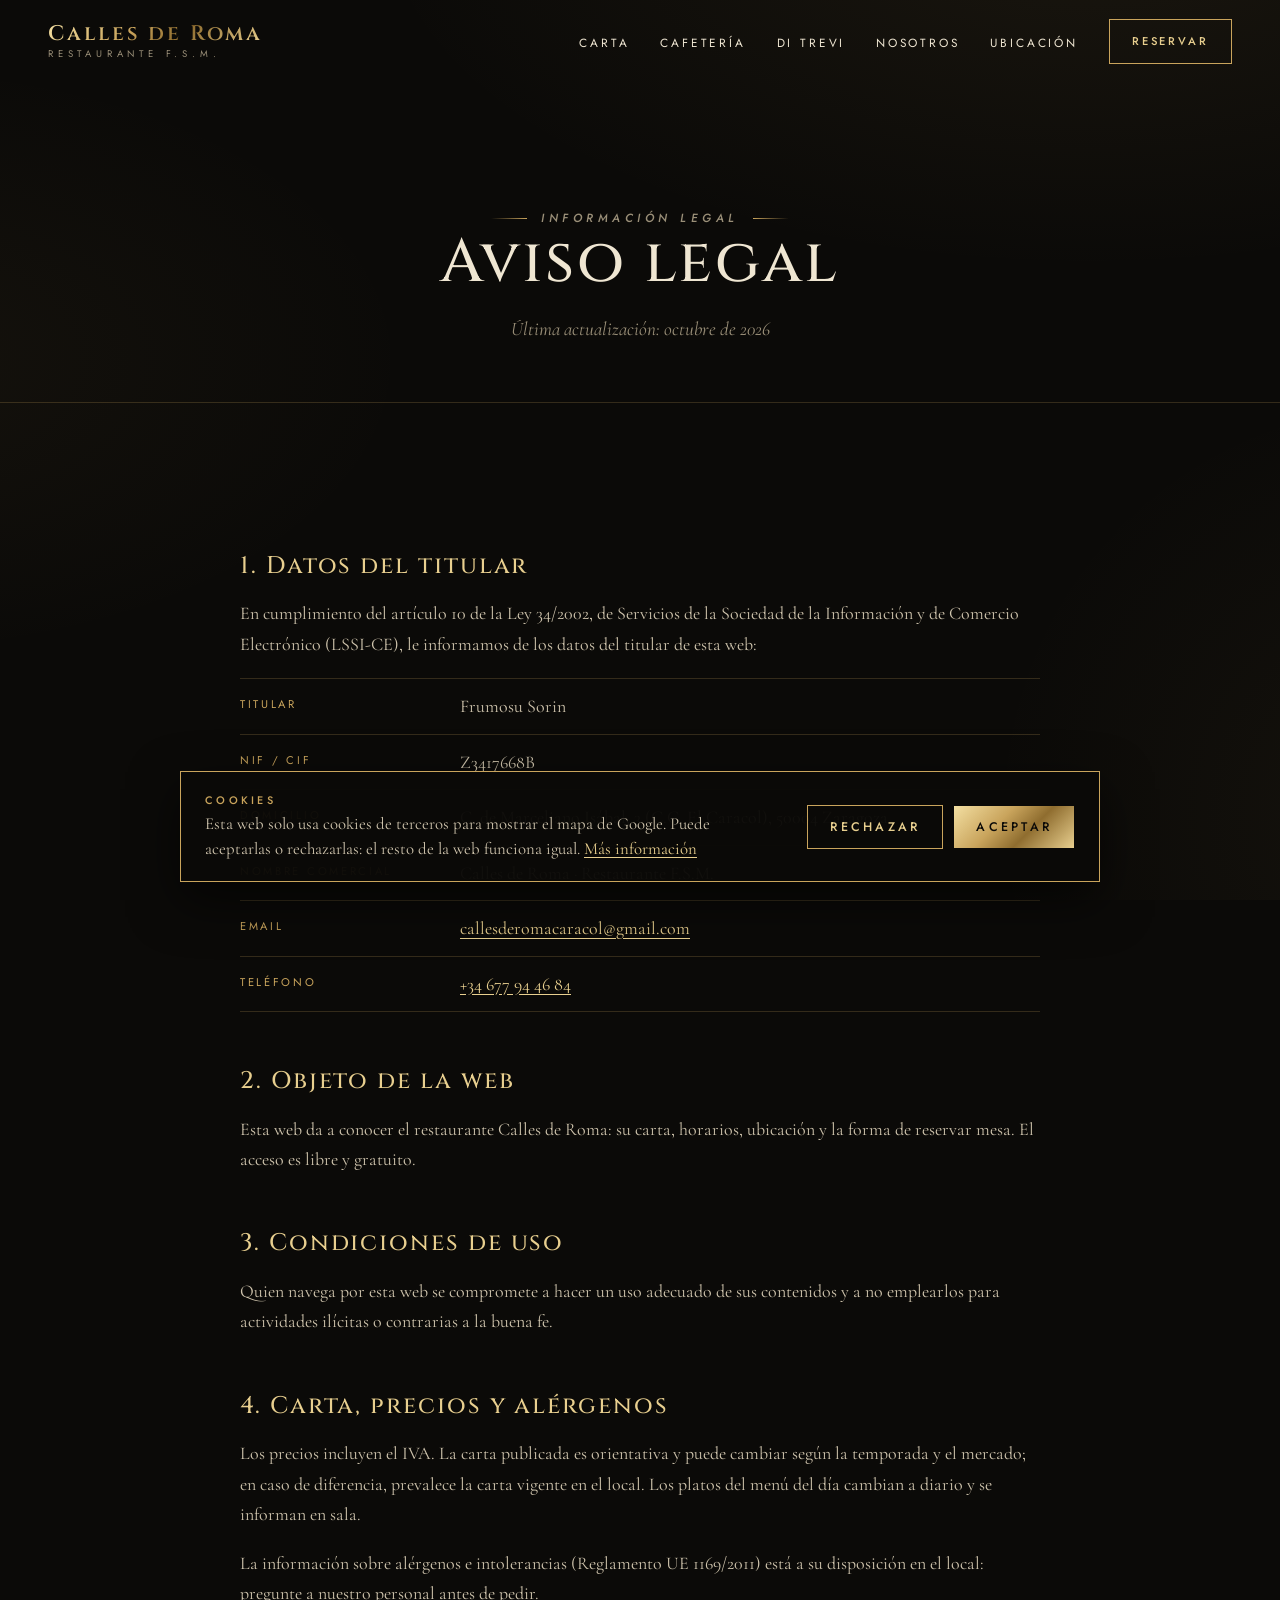
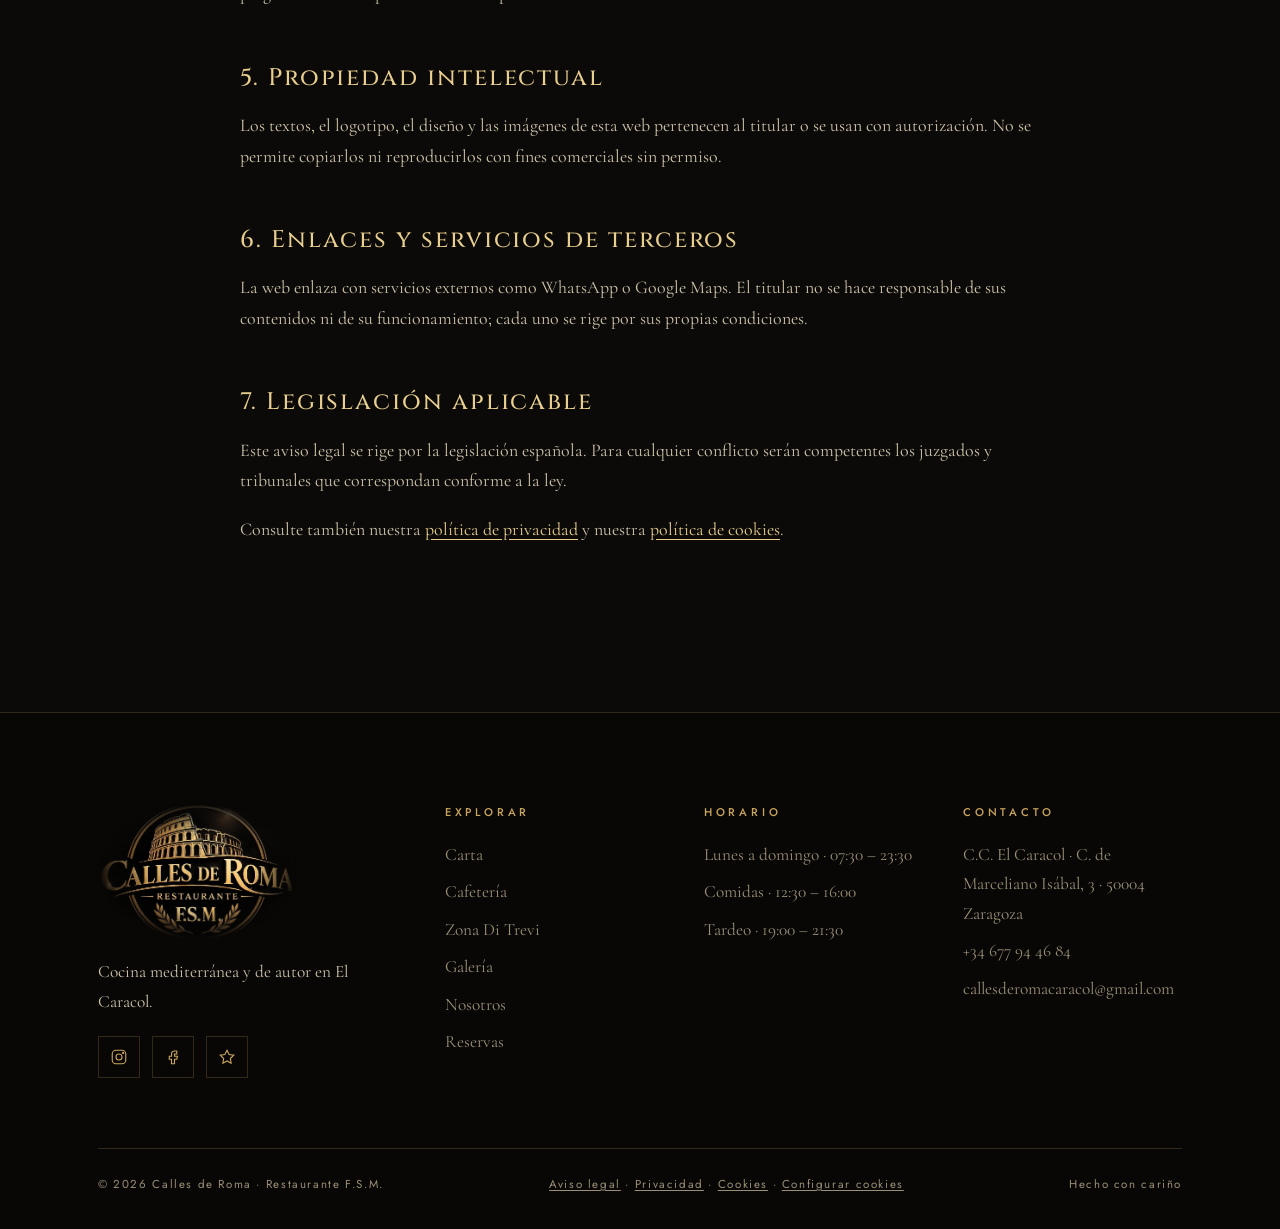
<file: aviso-legal.html>
<!doctype html>
<html lang="es" class="sin-js">
<head>
  <meta charset="utf-8">
  <meta name="viewport" content="width=device-width, initial-scale=1, viewport-fit=cover">
  <title>Aviso legal · Calles de Roma</title>
  <meta name="description" content="Aviso legal de la web de Calles de Roma, Restaurante F.S.M.">
  <meta name="theme-color" content="#0b0a08">
  <link rel="icon" href="data:image/svg+xml,%3Csvg xmlns='http://www.w3.org/2000/svg' viewBox='0 0 64 64'%3E%3Crect width='64' height='64' fill='%230b0a08'/%3E%3Ccircle cx='32' cy='32' r='27' fill='none' stroke='%23c9a45c' stroke-width='2'/%3E%3Ctext x='32' y='41' text-anchor='middle' font-family='Georgia,serif' font-size='24' fill='%23e8cf8f'%3ECR%3C/text%3E%3C/svg%3E">

  <link rel="preconnect" href="https://fonts.googleapis.com">
  <link rel="preconnect" href="https://fonts.gstatic.com" crossorigin>
  <link href="https://fonts.googleapis.com/css2?family=Cinzel:wght@400;500;600&family=Cormorant+Garamond:ital,wght@0,400;0,500;1,400;1,500&family=Jost:wght@400;500&display=swap" rel="stylesheet">
  <link rel="stylesheet" href="css/styles.css">
</head>
<body>

  <!-- ================= NAVEGACIÓN ================= -->
  <header class="nav" id="nav">
    <div class="contenedor">
      <a href="index.html" class="marca" aria-label="Calles de Roma, inicio">
        <span class="marca__nombre oro-texto">Calles de Roma</span>
        <span class="marca__sub">Restaurante F.S.M.</span>
      </a>
      <button class="nav__toggle" aria-label="Abrir menú" aria-expanded="false" aria-controls="menu">
        <span></span><span></span><span></span>
      </button>
      <ul class="nav__enlaces" id="menu">
        <li><a href="index.html#carta">Carta</a></li>
        <li><a href="index.html#cafeteria">Cafetería</a></li>
        <li><a href="index.html#di-trevi">Di Trevi</a></li>
        <li><a href="nosotros.html">Nosotros</a></li>
        <li><a href="index.html#ubicacion">Ubicación</a></li>
        <li><a href="index.html#reservas" class="boton">Reservar</a></li>
      </ul>
    </div>
  </header>

  <main>
    <header class="legal-cabecera">
      <div class="contenedor">
        <p class="antetitulo">Información legal</p>
        <h1>Aviso legal</h1>
        <p>Última actualización: octubre de 2026</p>
      </div>
    </header>

    <section class="seccion">
      <div class="contenedor">
        <article class="legal">
      <h2>1. Datos del titular</h2>
      <p>En cumplimiento del artículo 10 de la Ley 34/2002, de Servicios de la Sociedad de la Información y de Comercio Electrónico (LSSI-CE), le informamos de los datos del titular de esta web:</p>
      <ul class="legal__datos">
        <li><span>Titular</span><span><span class="pendiente" data-dato="titular">[Pendiente: nombre o razón social]</span></span></li>
        <li><span>NIF / CIF</span><span><span class="pendiente" data-dato="nif">[Pendiente: NIF o CIF]</span></span></li>
        <li><span>Domicilio</span><span><span class="pendiente" data-dato="domicilio">[Pendiente: domicilio fiscal]</span></span></li>
        <li><span>Nombre comercial</span><span>Calles de Roma · Restaurante F.S.M.</span></li>
        <li><span>Email</span><span><a href="mailto:" data-dato="email">callesderomacaracol@gmail.com</a></span></li>
        <li><span>Teléfono</span><span><a href="tel:" data-dato="telefono">+34 677 94 46 84</a></span></li>
      </ul>

      <h2>2. Objeto de la web</h2>
      <p>Esta web da a conocer el restaurante Calles de Roma: su carta, horarios, ubicación y la forma de reservar mesa. El acceso es libre y gratuito.</p>

      <h2>3. Condiciones de uso</h2>
      <p>Quien navega por esta web se compromete a hacer un uso adecuado de sus contenidos y a no emplearlos para actividades ilícitas o contrarias a la buena fe.</p>

      <h2>4. Carta, precios y alérgenos</h2>
      <p>Los precios incluyen el IVA. La carta publicada es orientativa y puede cambiar según la temporada y el mercado; en caso de diferencia, prevalece la carta vigente en el local. Los platos del menú del día cambian a diario y se informan en sala.</p>
      <p>La información sobre alérgenos e intolerancias (Reglamento UE 1169/2011) está a su disposición en el local: pregunte a nuestro personal antes de pedir.</p>

      <h2>5. Propiedad intelectual</h2>
      <p>Los textos, el logotipo, el diseño y las imágenes de esta web pertenecen al titular o se usan con autorización. No se permite copiarlos ni reproducirlos con fines comerciales sin permiso.</p>

      <h2>6. Enlaces y servicios de terceros</h2>
      <p>La web enlaza con servicios externos como WhatsApp o Google Maps. El titular no se hace responsable de sus contenidos ni de su funcionamiento; cada uno se rige por sus propias condiciones.</p>

      <h2>7. Legislación aplicable</h2>
      <p>Este aviso legal se rige por la legislación española. Para cualquier conflicto serán competentes los juzgados y tribunales que correspondan conforme a la ley.</p>

      <p>Consulte también nuestra <a href="privacidad.html">política de privacidad</a> y nuestra <a href="cookies.html">política de cookies</a>.</p>
        </article>
      </div>
    </section>
  </main>

  <!-- ================= FOOTER ================= -->
  <footer class="pie">
    <div class="contenedor">
      <div class="pie__rejilla">
        <div>
          <img class="pie__logo" src="img/logo.jpg" alt="Calles de Roma" width="925" height="630" loading="lazy">
          <p>Cocina mediterránea y de autor en El Caracol.</p>
          <div class="redes">
            <a href="#" data-dato="instagram" aria-label="Instagram"><svg viewBox="0 0 24 24" fill="none" stroke="currentColor" stroke-width="1.5"><rect x="3" y="3" width="18" height="18" rx="5"/><circle cx="12" cy="12" r="4"/><circle cx="17.5" cy="6.5" r=".8" fill="currentColor"/></svg></a>
            <a href="#" data-dato="facebook" aria-label="Facebook"><svg viewBox="0 0 24 24" fill="none" stroke="currentColor" stroke-width="1.5"><path d="M14 8h3V4h-3a4 4 0 0 0-4 4v3H7v4h3v6h4v-6h3l1-4h-4V8Z"/></svg></a>
            <a href="#" data-dato="tripadvisor" aria-label="Reseñas"><svg viewBox="0 0 24 24" fill="none" stroke="currentColor" stroke-width="1.5"><path d="m12 3 2.8 5.7 6.2.9-4.5 4.4 1 6.2L12 17.3 6.5 20.2l1-6.2L3 9.6l6.2-.9L12 3Z"/></svg></a>
          </div>
        </div>
        <div>
          <h4>Explorar</h4>
          <ul>
            <li><a href="index.html#carta">Carta</a></li>
            <li><a href="index.html#cafeteria">Cafetería</a></li>
            <li><a href="index.html#di-trevi">Zona Di Trevi</a></li>
            <li><a href="index.html#galeria">Galería</a></li>
            <li><a href="nosotros.html">Nosotros</a></li>
            <li><a href="index.html#reservas">Reservas</a></li>
          </ul>
        </div>
        <div>
          <h4>Horario</h4>
          <ul>
            <li>Lunes a domingo · 07:30 – 23:30</li>
            <li>Comidas · 12:30 – 16:00</li>
            <li>Tardeo · 19:00 – 21:30</li>
          </ul>
        </div>
        <div>
          <h4>Contacto</h4>
          <ul>
            <li data-dato="direccion">C.C. El Caracol · C. de Marceliano Isábal, 3 · 50004 Zaragoza</li>
            <li><a href="tel:" data-dato="telefono">+34 677 94 46 84</a></li>
            <li><a href="mailto:" data-dato="email">callesderomacaracol@gmail.com</a></li>
          </ul>
        </div>
      </div>
      <div class="pie__legal">
        <span>© <span data-anio>2026</span> Calles de Roma · Restaurante F.S.M.</span>
        <span class="pie__enlaces"><a href="aviso-legal.html">Aviso legal</a> · <a href="privacidad.html">Privacidad</a> · <a href="cookies.html">Cookies</a> · <a href="#" data-configurar-cookies>Configurar cookies</a></span>
        <span>Hecho con cariño</span>
      </div>
    </div>
  </footer>

  <script src="js/main.js"></script>
</body>
</html>
</file>
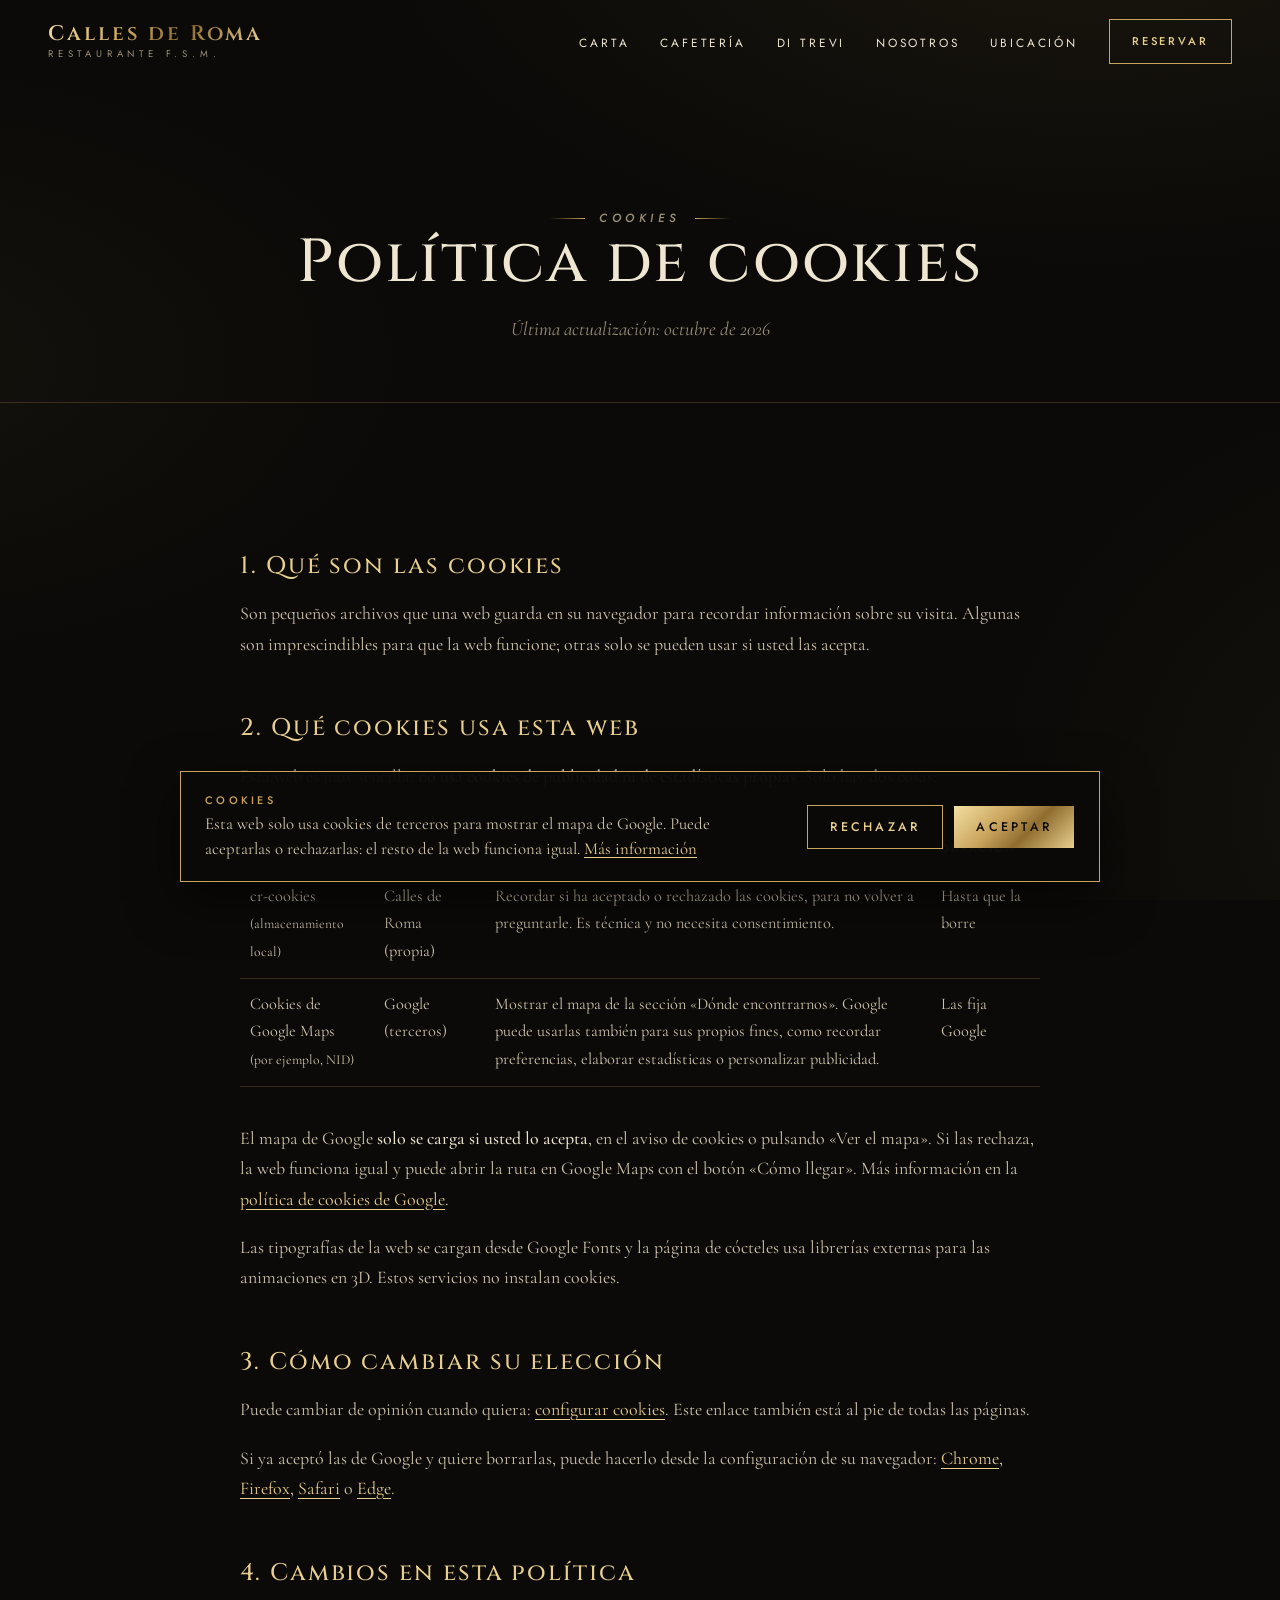
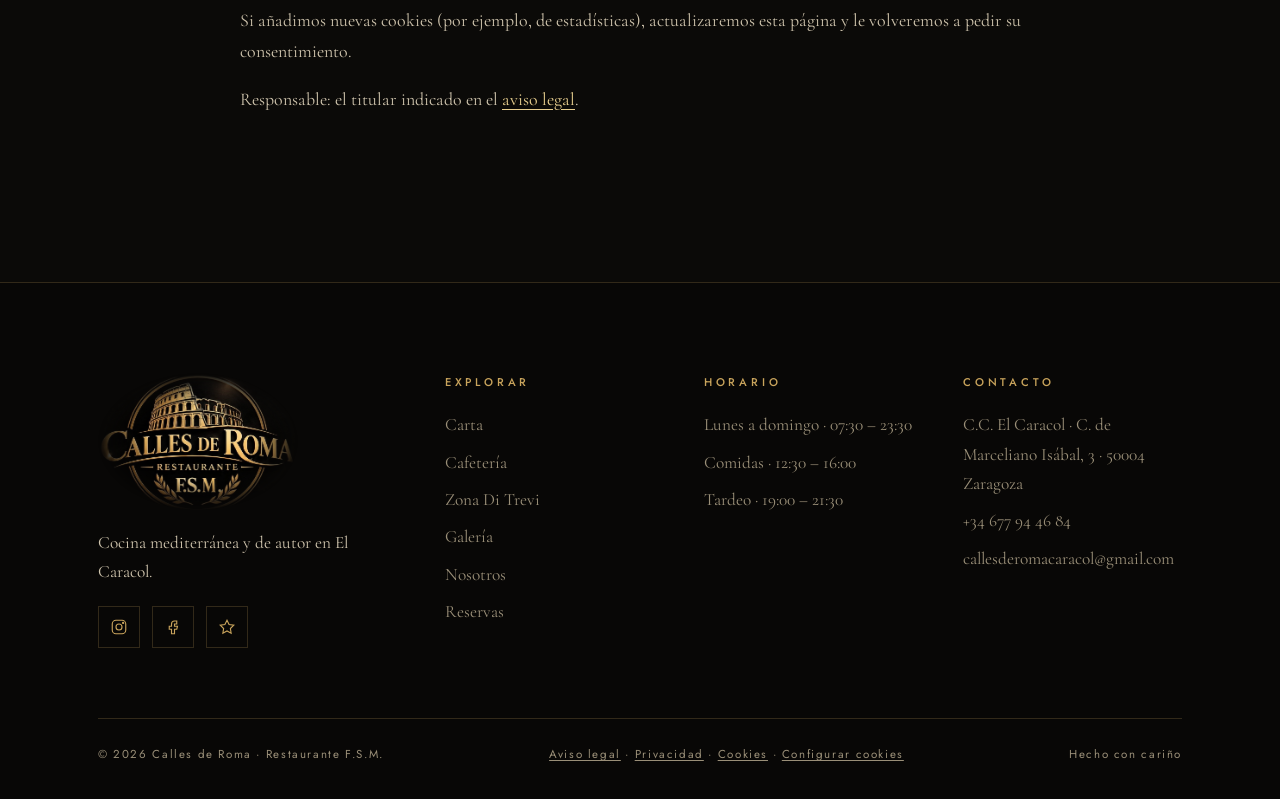
<file: cookies.html>
<!doctype html>
<html lang="es" class="sin-js">
<head>
  <meta charset="utf-8">
  <meta name="viewport" content="width=device-width, initial-scale=1, viewport-fit=cover">
  <title>Política de cookies · Calles de Roma</title>
  <meta name="description" content="Política de cookies de Calles de Roma: qué cookies usa la web y cómo cambiar su elección.">
  <meta name="theme-color" content="#0b0a08">
  <link rel="icon" href="data:image/svg+xml,%3Csvg xmlns='http://www.w3.org/2000/svg' viewBox='0 0 64 64'%3E%3Crect width='64' height='64' fill='%230b0a08'/%3E%3Ccircle cx='32' cy='32' r='27' fill='none' stroke='%23c9a45c' stroke-width='2'/%3E%3Ctext x='32' y='41' text-anchor='middle' font-family='Georgia,serif' font-size='24' fill='%23e8cf8f'%3ECR%3C/text%3E%3C/svg%3E">

  <link rel="preconnect" href="https://fonts.googleapis.com">
  <link rel="preconnect" href="https://fonts.gstatic.com" crossorigin>
  <link href="https://fonts.googleapis.com/css2?family=Cinzel:wght@400;500;600&family=Cormorant+Garamond:ital,wght@0,400;0,500;1,400;1,500&family=Jost:wght@400;500&display=swap" rel="stylesheet">
  <link rel="stylesheet" href="css/styles.css">
</head>
<body>

  <!-- ================= NAVEGACIÓN ================= -->
  <header class="nav" id="nav">
    <div class="contenedor">
      <a href="index.html" class="marca" aria-label="Calles de Roma, inicio">
        <span class="marca__nombre oro-texto">Calles de Roma</span>
        <span class="marca__sub">Restaurante F.S.M.</span>
      </a>
      <button class="nav__toggle" aria-label="Abrir menú" aria-expanded="false" aria-controls="menu">
        <span></span><span></span><span></span>
      </button>
      <ul class="nav__enlaces" id="menu">
        <li><a href="index.html#carta">Carta</a></li>
        <li><a href="index.html#cafeteria">Cafetería</a></li>
        <li><a href="index.html#di-trevi">Di Trevi</a></li>
        <li><a href="nosotros.html">Nosotros</a></li>
        <li><a href="index.html#ubicacion">Ubicación</a></li>
        <li><a href="index.html#reservas" class="boton">Reservar</a></li>
      </ul>
    </div>
  </header>

  <main>
    <header class="legal-cabecera">
      <div class="contenedor">
        <p class="antetitulo">Cookies</p>
        <h1>Política de cookies</h1>
        <p>Última actualización: octubre de 2026</p>
      </div>
    </header>

    <section class="seccion">
      <div class="contenedor">
        <article class="legal">
      <h2>1. Qué son las cookies</h2>
      <p>Son pequeños archivos que una web guarda en su navegador para recordar información sobre su visita. Algunas son imprescindibles para que la web funcione; otras solo se pueden usar si usted las acepta.</p>

      <h2>2. Qué cookies usa esta web</h2>
      <p>Esta web es muy sencilla: <strong>no usa cookies de publicidad ni de estadísticas propias</strong>. Solo hay dos cosas:</p>
      <div class="tabla-scroll">
        <table class="tabla-legal">
          <thead>
            <tr><th>Nombre</th><th>De quién</th><th>Para qué</th><th>Duración</th></tr>
          </thead>
          <tbody>
            <tr>
              <td>cr-cookies<br><small>(almacenamiento local)</small></td>
              <td>Calles de Roma (propia)</td>
              <td>Recordar si ha aceptado o rechazado las cookies, para no volver a preguntarle. Es técnica y no necesita consentimiento.</td>
              <td>Hasta que la borre</td>
            </tr>
            <tr>
              <td>Cookies de Google Maps<br><small>(por ejemplo, NID)</small></td>
              <td>Google (terceros)</td>
              <td>Mostrar el mapa de la sección «Dónde encontrarnos». Google puede usarlas también para sus propios fines, como recordar preferencias, elaborar estadísticas o personalizar publicidad.</td>
              <td>Las fija Google</td>
            </tr>
          </tbody>
        </table>
      </div>
      <p>El mapa de Google <strong>solo se carga si usted lo acepta</strong>, en el aviso de cookies o pulsando «Ver el mapa». Si las rechaza, la web funciona igual y puede abrir la ruta en Google Maps con el botón «Cómo llegar». Más información en la <a href="https://policies.google.com/technologies/cookies?hl=es" target="_blank" rel="noopener">política de cookies de Google</a>.</p>
      <p>Las tipografías de la web se cargan desde Google Fonts y la página de cócteles usa librerías externas para las animaciones en 3D. Estos servicios no instalan cookies.</p>

      <h2>3. Cómo cambiar su elección</h2>
      <p>Puede cambiar de opinión cuando quiera: <a href="#" data-configurar-cookies>configurar cookies</a>. Este enlace también está al pie de todas las páginas.</p>
      <p>Si ya aceptó las de Google y quiere borrarlas, puede hacerlo desde la configuración de su navegador:
        <a href="https://support.google.com/chrome/answer/95647?hl=es" target="_blank" rel="noopener">Chrome</a>,
        <a href="https://support.mozilla.org/es/kb/Borrar%20cookies" target="_blank" rel="noopener">Firefox</a>,
        <a href="https://support.apple.com/es-es/guide/safari/sfri11471/mac" target="_blank" rel="noopener">Safari</a> o
        <a href="https://support.microsoft.com/es-es/microsoft-edge" target="_blank" rel="noopener">Edge</a>.</p>

      <h2>4. Cambios en esta política</h2>
      <p>Si añadimos nuevas cookies (por ejemplo, de estadísticas), actualizaremos esta página y le volveremos a pedir su consentimiento.</p>

      <p>Responsable: el titular indicado en el <a href="aviso-legal.html">aviso legal</a>.</p>
        </article>
      </div>
    </section>
  </main>

  <!-- ================= FOOTER ================= -->
  <footer class="pie">
    <div class="contenedor">
      <div class="pie__rejilla">
        <div>
          <img class="pie__logo" src="img/logo.jpg" alt="Calles de Roma" width="925" height="630" loading="lazy">
          <p>Cocina mediterránea y de autor en El Caracol.</p>
          <div class="redes">
            <a href="#" data-dato="instagram" aria-label="Instagram"><svg viewBox="0 0 24 24" fill="none" stroke="currentColor" stroke-width="1.5"><rect x="3" y="3" width="18" height="18" rx="5"/><circle cx="12" cy="12" r="4"/><circle cx="17.5" cy="6.5" r=".8" fill="currentColor"/></svg></a>
            <a href="#" data-dato="facebook" aria-label="Facebook"><svg viewBox="0 0 24 24" fill="none" stroke="currentColor" stroke-width="1.5"><path d="M14 8h3V4h-3a4 4 0 0 0-4 4v3H7v4h3v6h4v-6h3l1-4h-4V8Z"/></svg></a>
            <a href="#" data-dato="tripadvisor" aria-label="Reseñas"><svg viewBox="0 0 24 24" fill="none" stroke="currentColor" stroke-width="1.5"><path d="m12 3 2.8 5.7 6.2.9-4.5 4.4 1 6.2L12 17.3 6.5 20.2l1-6.2L3 9.6l6.2-.9L12 3Z"/></svg></a>
          </div>
        </div>
        <div>
          <h4>Explorar</h4>
          <ul>
            <li><a href="index.html#carta">Carta</a></li>
            <li><a href="index.html#cafeteria">Cafetería</a></li>
            <li><a href="index.html#di-trevi">Zona Di Trevi</a></li>
            <li><a href="index.html#galeria">Galería</a></li>
            <li><a href="nosotros.html">Nosotros</a></li>
            <li><a href="index.html#reservas">Reservas</a></li>
          </ul>
        </div>
        <div>
          <h4>Horario</h4>
          <ul>
            <li>Lunes a domingo · 07:30 – 23:30</li>
            <li>Comidas · 12:30 – 16:00</li>
            <li>Tardeo · 19:00 – 21:30</li>
          </ul>
        </div>
        <div>
          <h4>Contacto</h4>
          <ul>
            <li data-dato="direccion">C.C. El Caracol · C. de Marceliano Isábal, 3 · 50004 Zaragoza</li>
            <li><a href="tel:" data-dato="telefono">+34 677 94 46 84</a></li>
            <li><a href="mailto:" data-dato="email">callesderomacaracol@gmail.com</a></li>
          </ul>
        </div>
      </div>
      <div class="pie__legal">
        <span>© <span data-anio>2026</span> Calles de Roma · Restaurante F.S.M.</span>
        <span class="pie__enlaces"><a href="aviso-legal.html">Aviso legal</a> · <a href="privacidad.html">Privacidad</a> · <a href="cookies.html">Cookies</a> · <a href="#" data-configurar-cookies>Configurar cookies</a></span>
        <span>Hecho con cariño</span>
      </div>
    </div>
  </footer>

  <script src="js/main.js"></script>
</body>
</html>
</file>
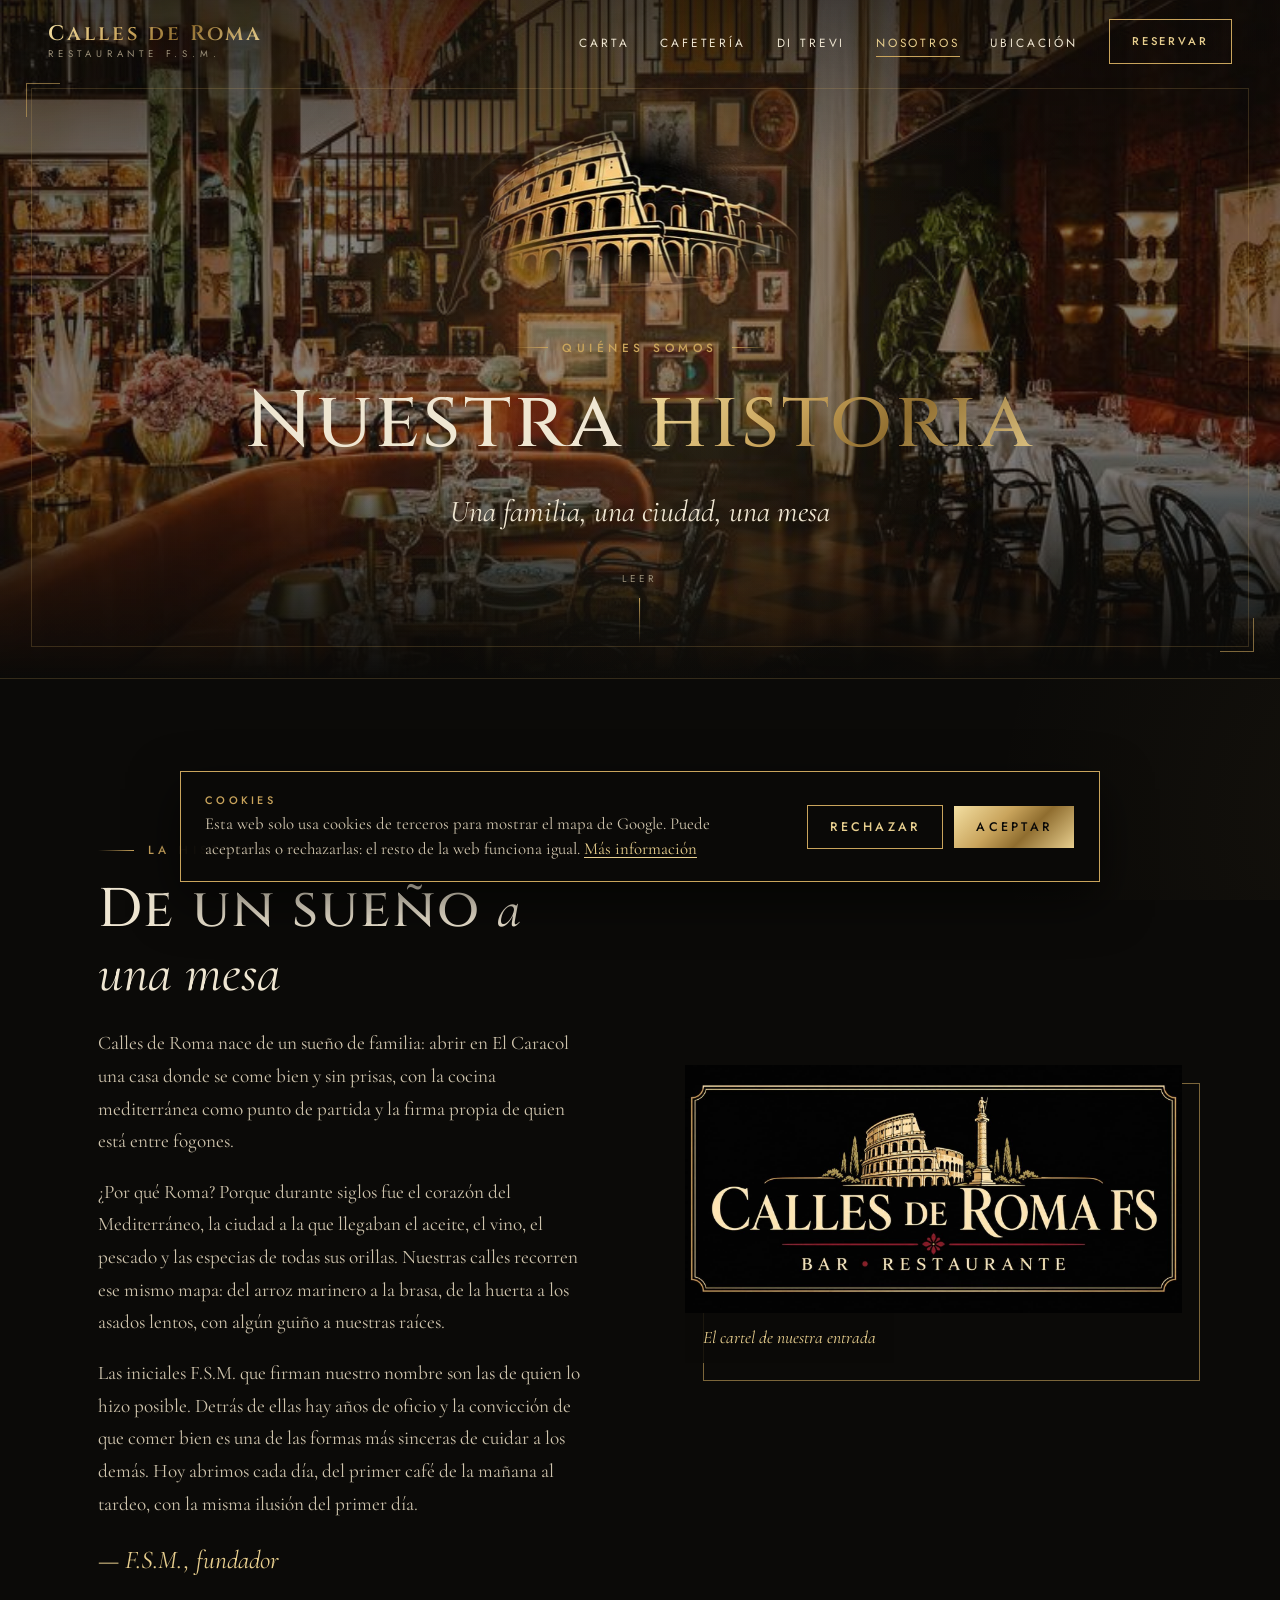
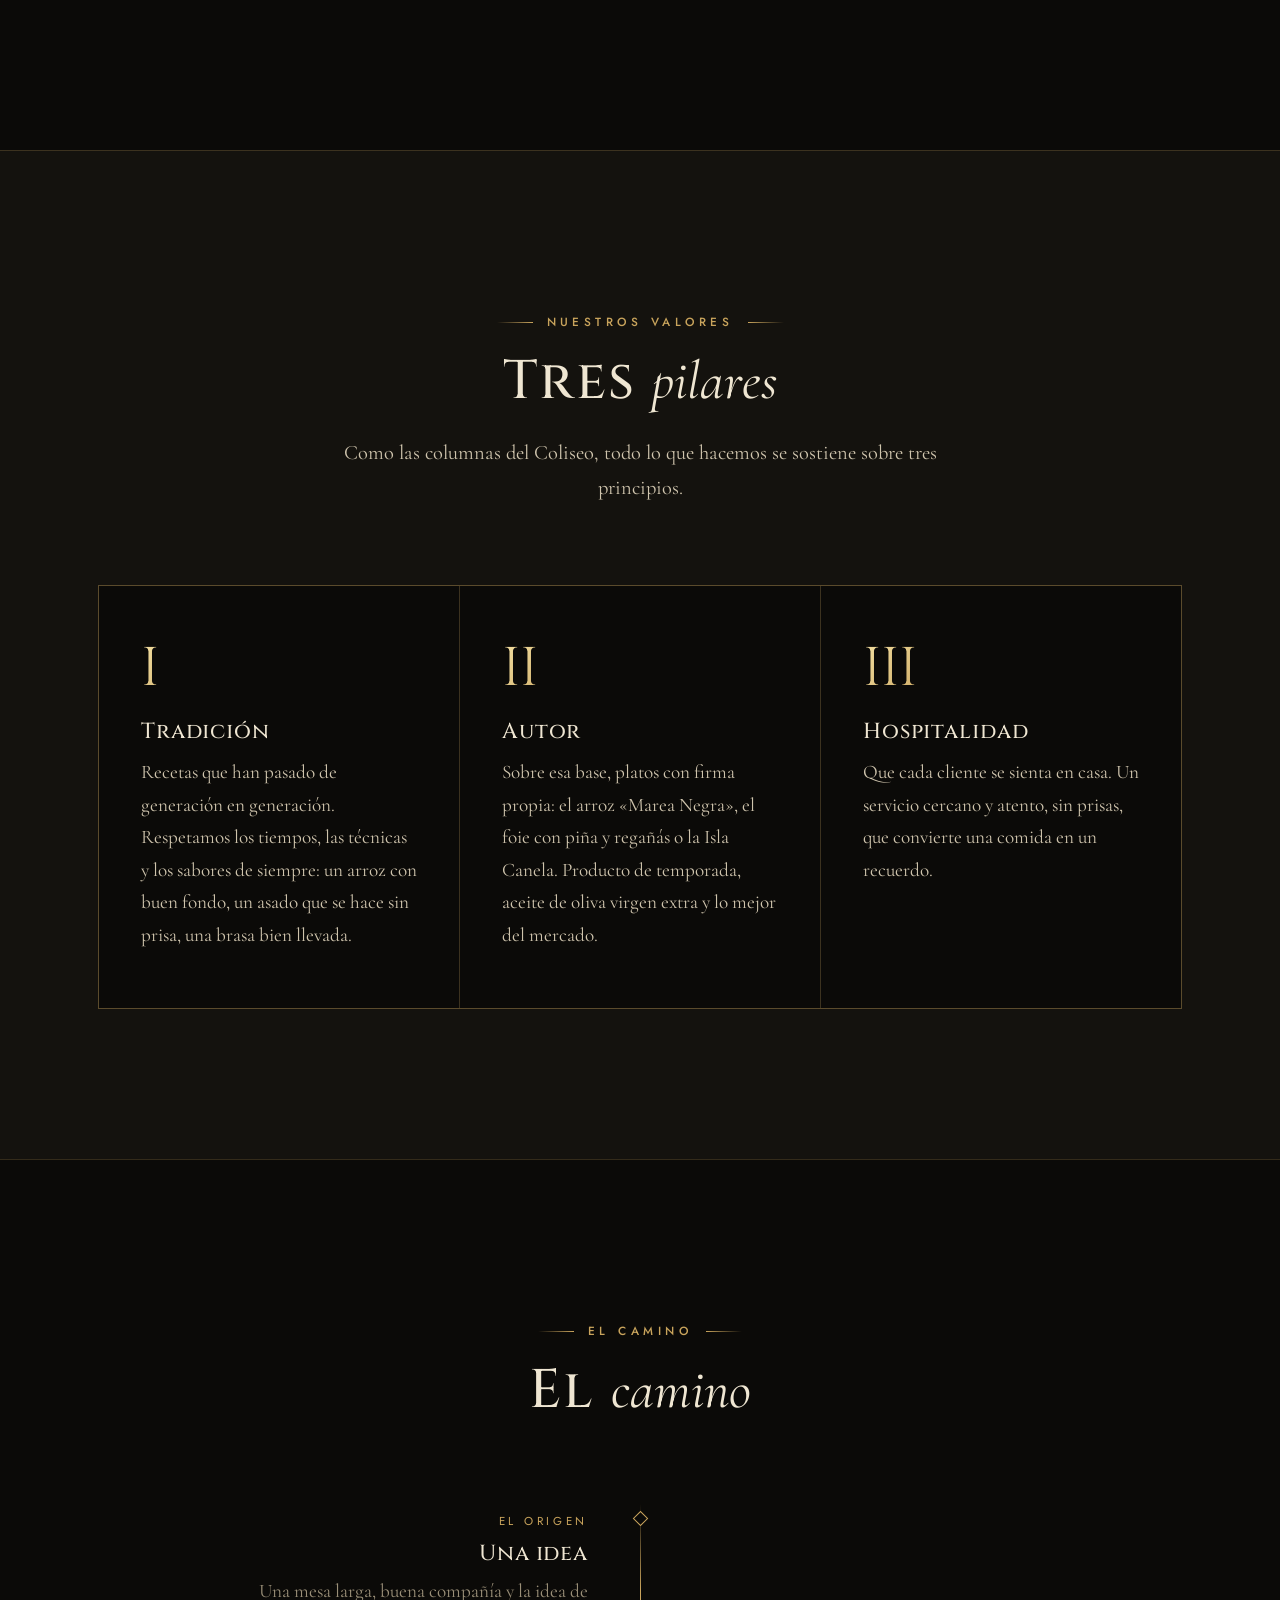
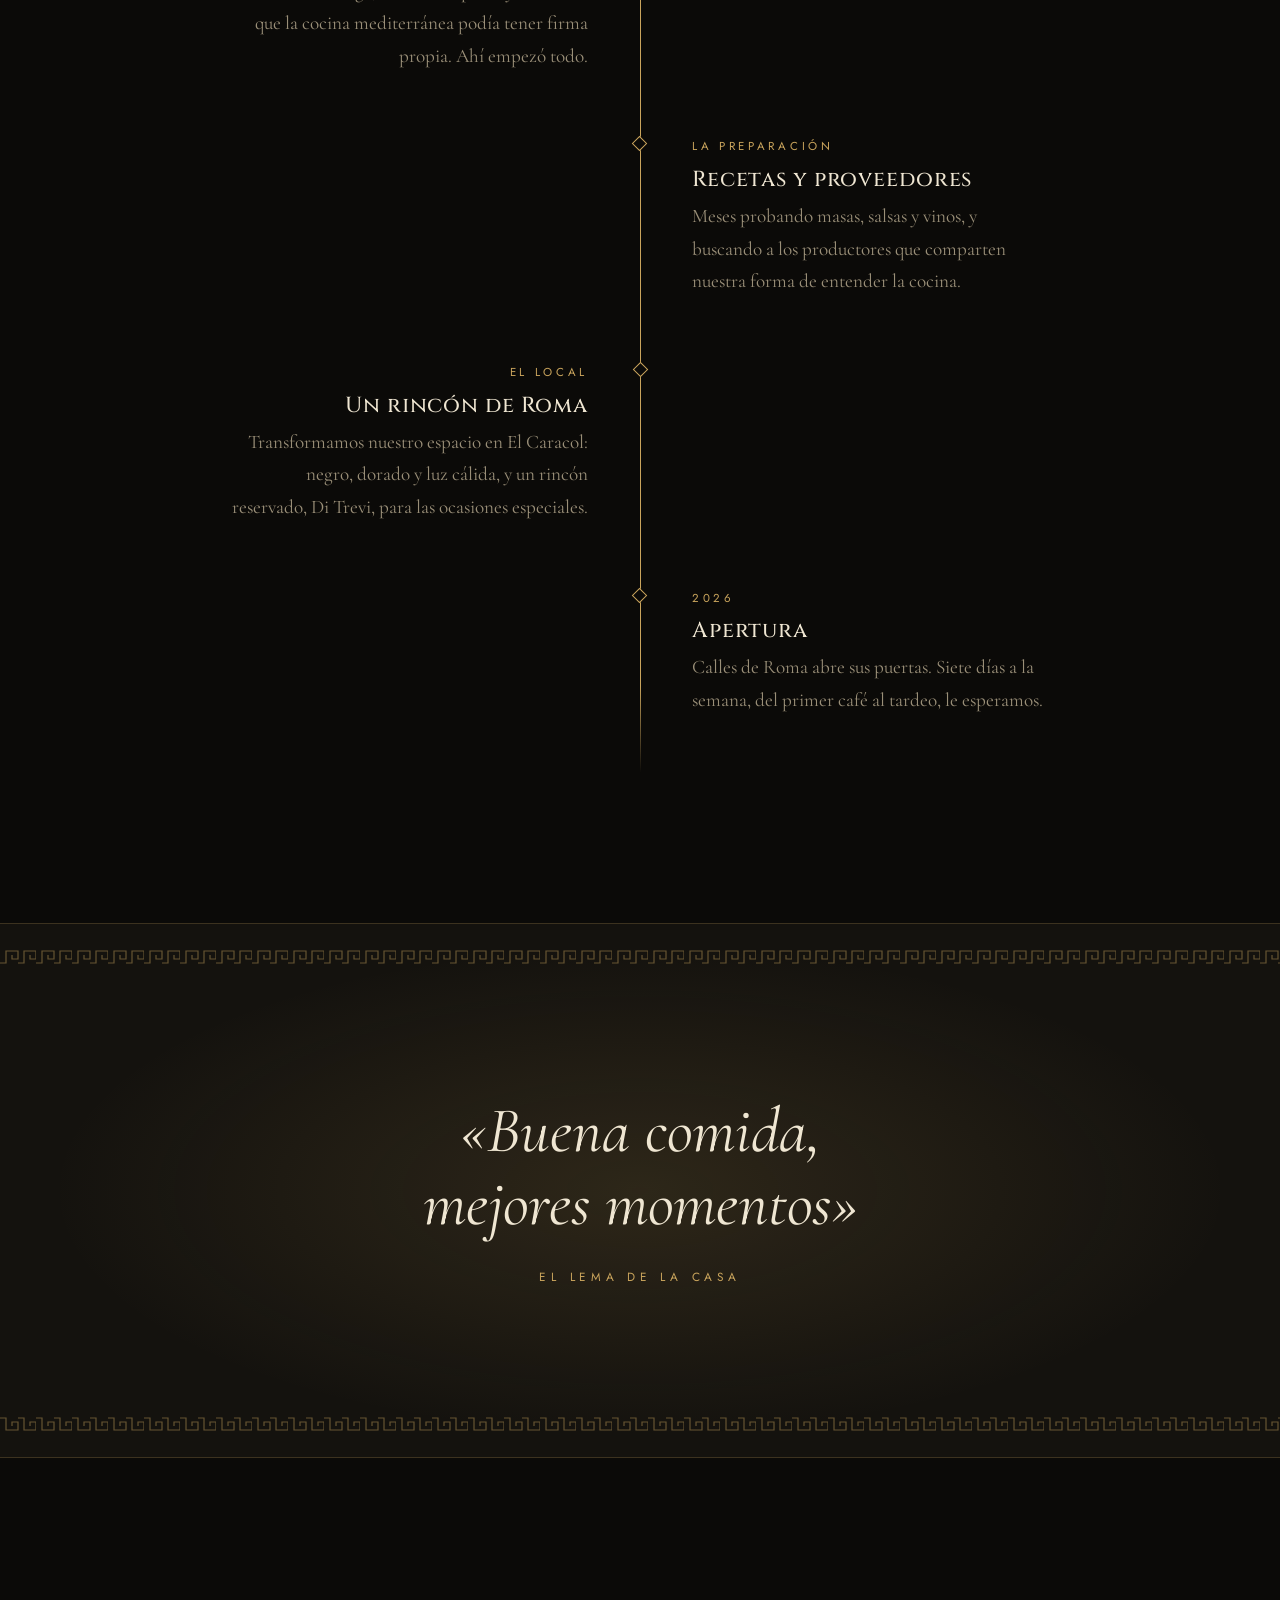
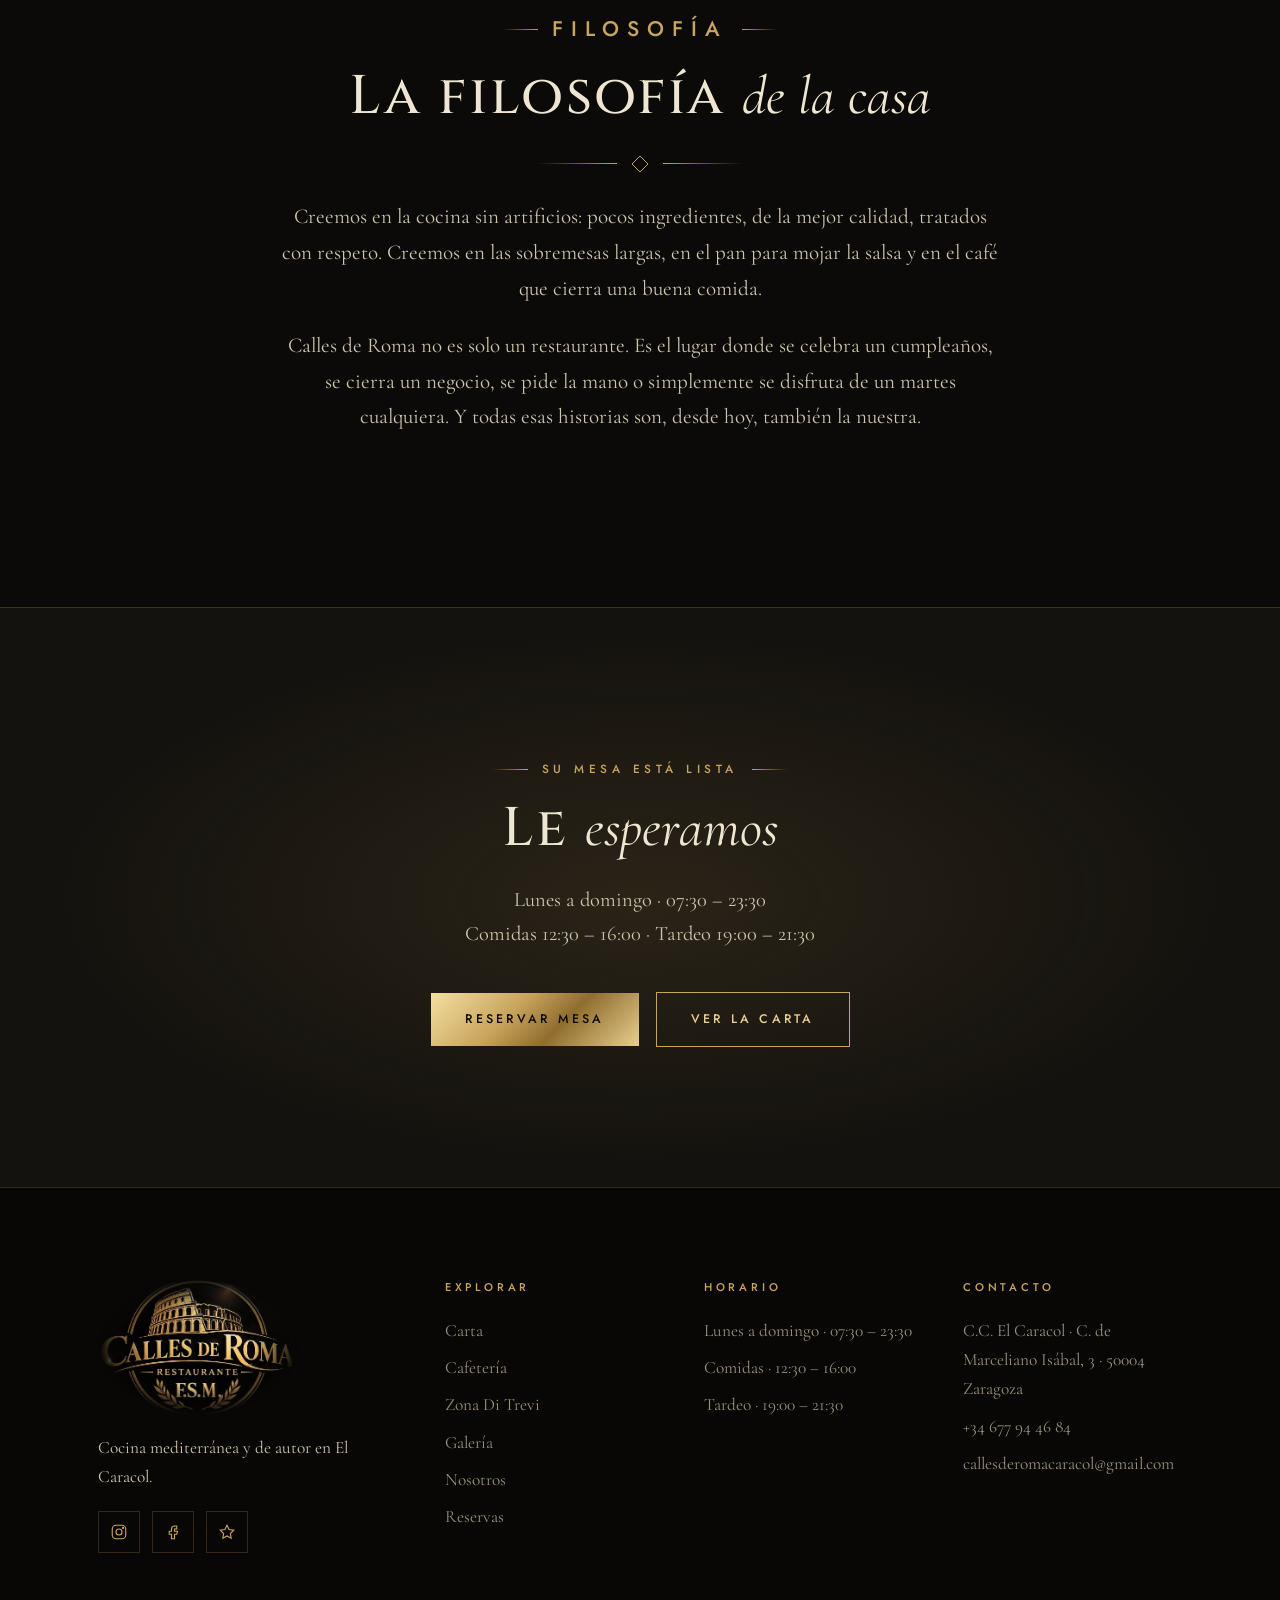
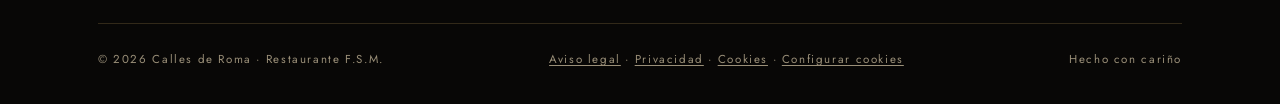
<file: nosotros.html>
<!doctype html>
<html lang="es" class="sin-js">
<head>
  <meta charset="utf-8">
  <meta name="viewport" content="width=device-width, initial-scale=1, viewport-fit=cover">
  <title>Nosotros · Calles de Roma</title>
  <meta name="description" content="La historia de Calles de Roma, Restaurante F.S.M.: una familia, la cocina mediterránea y de autor y una mesa siempre preparada en el C.C. El Caracol, Zaragoza.">
  <meta name="theme-color" content="#0b0a08">
  <link rel="icon" href="data:image/svg+xml,%3Csvg xmlns='http://www.w3.org/2000/svg' viewBox='0 0 64 64'%3E%3Crect width='64' height='64' fill='%230b0a08'/%3E%3Ccircle cx='32' cy='32' r='27' fill='none' stroke='%23c9a45c' stroke-width='2'/%3E%3Ctext x='32' y='41' text-anchor='middle' font-family='Georgia,serif' font-size='24' fill='%23e8cf8f'%3ECR%3C/text%3E%3C/svg%3E">

  <link rel="preconnect" href="https://fonts.googleapis.com">
  <link rel="preconnect" href="https://fonts.gstatic.com" crossorigin>
  <link href="https://fonts.googleapis.com/css2?family=Cinzel:wght@400;500;600&family=Cormorant+Garamond:ital,wght@0,400;0,500;1,400;1,500&family=Jost:wght@400;500&display=swap" rel="stylesheet">
  <link rel="stylesheet" href="css/styles.css">
</head>
<body>

  <!-- ================= NAVEGACIÓN ================= -->
  <header class="nav" id="nav">
    <div class="contenedor">
      <a href="index.html" class="marca" aria-label="Calles de Roma, inicio">
        <span class="marca__nombre oro-texto">Calles de Roma</span>
        <span class="marca__sub">Restaurante F.S.M.</span>
      </a>
      <button class="nav__toggle" aria-label="Abrir menú" aria-expanded="false" aria-controls="menu">
        <span></span><span></span><span></span>
      </button>
      <ul class="nav__enlaces" id="menu">
        <li><a href="index.html#carta">Carta</a></li>
        <li><a href="index.html#cafeteria">Cafetería</a></li>
        <li><a href="index.html#di-trevi">Di Trevi</a></li>
        <li><a href="nosotros.html" class="activo" aria-current="page">Nosotros</a></li>
        <li><a href="index.html#ubicacion">Ubicación</a></li>
        <li><a href="index.html#reservas" class="boton">Reservar</a></li>
      </ul>
    </div>
  </header>

  <main>
    <!-- ================= HERO ================= -->
    <section class="hero hero--corto hero--foto">
      <img class="hero__fondo" src="img/local/comedor.jpg" alt="" width="750" height="562" fetchpriority="high">
      <div class="hero__marco" aria-hidden="true"></div>
      <div class="hero__contenido">
        <img class="hero__coliseo" src="img/coliseo.jpg" alt="" width="470" height="238">
        <p class="antetitulo" style="animation:subir 1.2s .2s both">Quiénes somos</p>
        <h1>Nuestra <span class="oro-texto">historia</span></h1>
        <p class="hero__lema">Una familia, una ciudad, una mesa</p>
      </div>
      <a href="#historia" class="scroll-indicador" aria-label="Bajar a la historia">Leer<i></i></a>
    </section>

    <!-- ================= HISTORIA ================= -->
    <section class="seccion seccion--borde" id="historia">
      <div class="contenedor historia">
        <div class="historia__texto revelar">
          <p class="antetitulo">La historia</p>
          <h2 class="titulo-seccion">De un sueño <em>a una mesa</em></h2>
          <p class="capitular">Calles de Roma nace de un sueño de familia: abrir en El Caracol una casa donde se come bien y sin prisas, con la cocina mediterránea como punto de partida y la firma propia de quien está entre fogones.</p>
          <p>¿Por qué Roma? Porque durante siglos fue el corazón del Mediterráneo, la ciudad a la que llegaban el aceite, el vino, el pescado y las especias de todas sus orillas. Nuestras calles recorren ese mismo mapa: del arroz marinero a la brasa, de la huerta a los asados lentos, con algún guiño a nuestras raíces.</p>
          <p>Las iniciales F.S.M. que firman nuestro nombre son las de quien lo hizo posible. Detrás de ellas hay años de oficio y la convicción de que comer bien es una de las formas más sinceras de cuidar a los demás. Hoy abrimos cada día, del primer café de la mañana al tardeo, con la misma ilusión del primer día.</p>
          <p class="firma">— F.S.M., fundador</p>
        </div>
        <figure class="foto-marco foto-marco--cartel revelar" style="--retraso:.15s">
          <img src="img/local/cartel-entrada.jpg" alt="Cartel de la entrada del bar: Calles de Roma FS, bar restaurante, con el Coliseo y una columna en dorado sobre negro" width="1600" height="800" loading="lazy">
          <figcaption>El cartel de nuestra entrada</figcaption>
        </figure>
      </div>
    </section>

    <!-- ================= PILARES ================= -->
    <section class="seccion seccion--carbon seccion--borde">
      <div class="contenedor">
        <div class="cabecera-seccion revelar">
          <p class="antetitulo">Nuestros valores</p>
          <h2 class="titulo-seccion">Tres <em>pilares</em></h2>
          <p class="intro-seccion">Como las columnas del Coliseo, todo lo que hacemos se sostiene sobre tres principios.</p>
        </div>
        <div class="pilares">
          <article class="pilar revelar">
            <span class="pilar__num oro-texto">I</span>
            <h3>Tradición</h3>
            <p>Recetas que han pasado de generación en generación. Respetamos los tiempos, las técnicas y los sabores de siempre: un arroz con buen fondo, un asado que se hace sin prisa, una brasa bien llevada.</p>
          </article>
          <article class="pilar revelar" style="--retraso:.12s">
            <span class="pilar__num oro-texto">II</span>
            <h3>Autor</h3>
            <p>Sobre esa base, platos con firma propia: el arroz «Marea Negra», el foie con piña y regañás o la Isla Canela. Producto de temporada, aceite de oliva virgen extra y lo mejor del mercado.</p>
          </article>
          <article class="pilar revelar" style="--retraso:.24s">
            <span class="pilar__num oro-texto">III</span>
            <h3>Hospitalidad</h3>
            <p>Que cada cliente se sienta en casa. Un servicio cercano y atento, sin prisas, que convierte una comida en un recuerdo.</p>
          </article>
        </div>
      </div>
    </section>

    <!-- ================= LÍNEA DE TIEMPO ================= -->
    <section class="seccion seccion--borde">
      <div class="contenedor">
        <div class="cabecera-seccion revelar">
          <p class="antetitulo">El camino</p>
          <h2 class="titulo-seccion">El <em>camino</em></h2>
        </div>
        <ol class="linea-tiempo">
          <li class="hito revelar">
            <span class="hito__fecha">El origen</span>
            <h3>Una idea</h3>
            <p>Una mesa larga, buena compañía y la idea de que la cocina mediterránea podía tener firma propia. Ahí empezó todo.</p>
          </li>
          <li class="hito revelar">
            <span class="hito__fecha">La preparación</span>
            <h3>Recetas y proveedores</h3>
            <p>Meses probando masas, salsas y vinos, y buscando a los productores que comparten nuestra forma de entender la cocina.</p>
          </li>
          <li class="hito revelar">
            <span class="hito__fecha">El local</span>
            <h3>Un rincón de Roma</h3>
            <p>Transformamos nuestro espacio en El Caracol: negro, dorado y luz cálida, y un rincón reservado, Di Trevi, para las ocasiones especiales.</p>
          </li>
          <li class="hito revelar">
            <span class="hito__fecha">2026</span>
            <h3>Apertura</h3>
            <p>Calles de Roma abre sus puertas. Siete días a la semana, del primer café al tardeo, le esperamos.</p>
          </li>
        </ol>
      </div>
    </section>

    <!-- ================= CITA ================= -->
    <section class="cita" aria-label="Cita">
      <blockquote class="revelar">
        <p>«Buena comida,<br>mejores momentos»</p>
        <cite>El lema de la casa</cite>
      </blockquote>
    </section>

    <!-- ================= FILOSOFÍA ================= -->
    <section class="seccion">
      <div class="contenedor filosofia revelar">
        <p class="antetitulo">Filosofía</p>
        <h2 class="titulo-seccion">La filosofía <em>de la casa</em></h2>
        <div class="ornamento" aria-hidden="true"><span></span><svg viewBox="0 0 18 18"><path d="M9 1 17 9 9 17 1 9Z" fill="none" stroke="currentColor"/></svg><span></span></div>
        <p>Creemos en la cocina sin artificios: pocos ingredientes, de la mejor calidad, tratados con respeto. Creemos en las sobremesas largas, en el pan para mojar la salsa y en el café que cierra una buena comida.</p>
        <p>Calles de Roma no es solo un restaurante. Es el lugar donde se celebra un cumpleaños, se cierra un negocio, se pide la mano o simplemente se disfruta de un martes cualquiera. Y todas esas historias son, desde hoy, también la nuestra.</p>
      </div>
    </section>

    <!-- ================= LLAMADA ================= -->
    <section class="llamada">
      <div class="contenedor revelar">
        <p class="antetitulo">Su mesa está lista</p>
        <h2 class="titulo-seccion">Le <em>esperamos</em></h2>
        <p class="intro-seccion">Lunes a domingo · 07:30 – 23:30<br>Comidas 12:30 – 16:00 · Tardeo 19:00 – 21:30</p>
        <div class="hero__botones">
          <a href="index.html#reservas" class="boton boton--lleno">Reservar mesa</a>
          <a href="index.html#carta" class="boton">Ver la carta</a>
        </div>
      </div>
    </section>
  </main>

  <!-- ================= FOOTER ================= -->
  <footer class="pie">
    <div class="contenedor">
      <div class="pie__rejilla">
        <div>
          <img class="pie__logo" src="img/logo.jpg" alt="Calles de Roma" width="925" height="630" loading="lazy">
          <p>Cocina mediterránea y de autor en El Caracol.</p>
          <div class="redes">
            <a href="#" data-dato="instagram" aria-label="Instagram"><svg viewBox="0 0 24 24" fill="none" stroke="currentColor" stroke-width="1.5"><rect x="3" y="3" width="18" height="18" rx="5"/><circle cx="12" cy="12" r="4"/><circle cx="17.5" cy="6.5" r=".8" fill="currentColor"/></svg></a>
            <a href="#" data-dato="facebook" aria-label="Facebook"><svg viewBox="0 0 24 24" fill="none" stroke="currentColor" stroke-width="1.5"><path d="M14 8h3V4h-3a4 4 0 0 0-4 4v3H7v4h3v6h4v-6h3l1-4h-4V8Z"/></svg></a>
            <a href="#" data-dato="tripadvisor" aria-label="Reseñas"><svg viewBox="0 0 24 24" fill="none" stroke="currentColor" stroke-width="1.5"><path d="m12 3 2.8 5.7 6.2.9-4.5 4.4 1 6.2L12 17.3 6.5 20.2l1-6.2L3 9.6l6.2-.9L12 3Z"/></svg></a>
          </div>
        </div>
        <div>
          <h4>Explorar</h4>
          <ul>
            <li><a href="index.html#carta">Carta</a></li>
            <li><a href="index.html#cafeteria">Cafetería</a></li>
            <li><a href="index.html#di-trevi">Zona Di Trevi</a></li>
            <li><a href="index.html#galeria">Galería</a></li>
            <li><a href="nosotros.html">Nosotros</a></li>
            <li><a href="index.html#reservas">Reservas</a></li>
          </ul>
        </div>
        <div>
          <h4>Horario</h4>
          <ul>
            <li>Lunes a domingo · 07:30 – 23:30</li>
            <li>Comidas · 12:30 – 16:00</li>
            <li>Tardeo · 19:00 – 21:30</li>
          </ul>
        </div>
        <div>
          <h4>Contacto</h4>
          <ul>
            <li data-dato="direccion">C.C. El Caracol · C. de Marceliano Isábal, 3 · 50004 Zaragoza</li>
            <li><a href="tel:" data-dato="telefono">+34 677 94 46 84</a></li>
            <li><a href="mailto:" data-dato="email">callesderomacaracol@gmail.com</a></li>
          </ul>
        </div>
      </div>
      <div class="pie__legal">
        <span>© <span data-anio>2026</span> Calles de Roma · Restaurante F.S.M.</span>
        <span class="pie__enlaces"><a href="aviso-legal.html">Aviso legal</a> · <a href="privacidad.html">Privacidad</a> · <a href="cookies.html">Cookies</a> · <a href="#" data-configurar-cookies>Configurar cookies</a></span>
        <span>Hecho con cariño</span>
      </div>
    </div>
  </footer>

  <script src="js/main.js"></script>
</body>
</html>
</file>
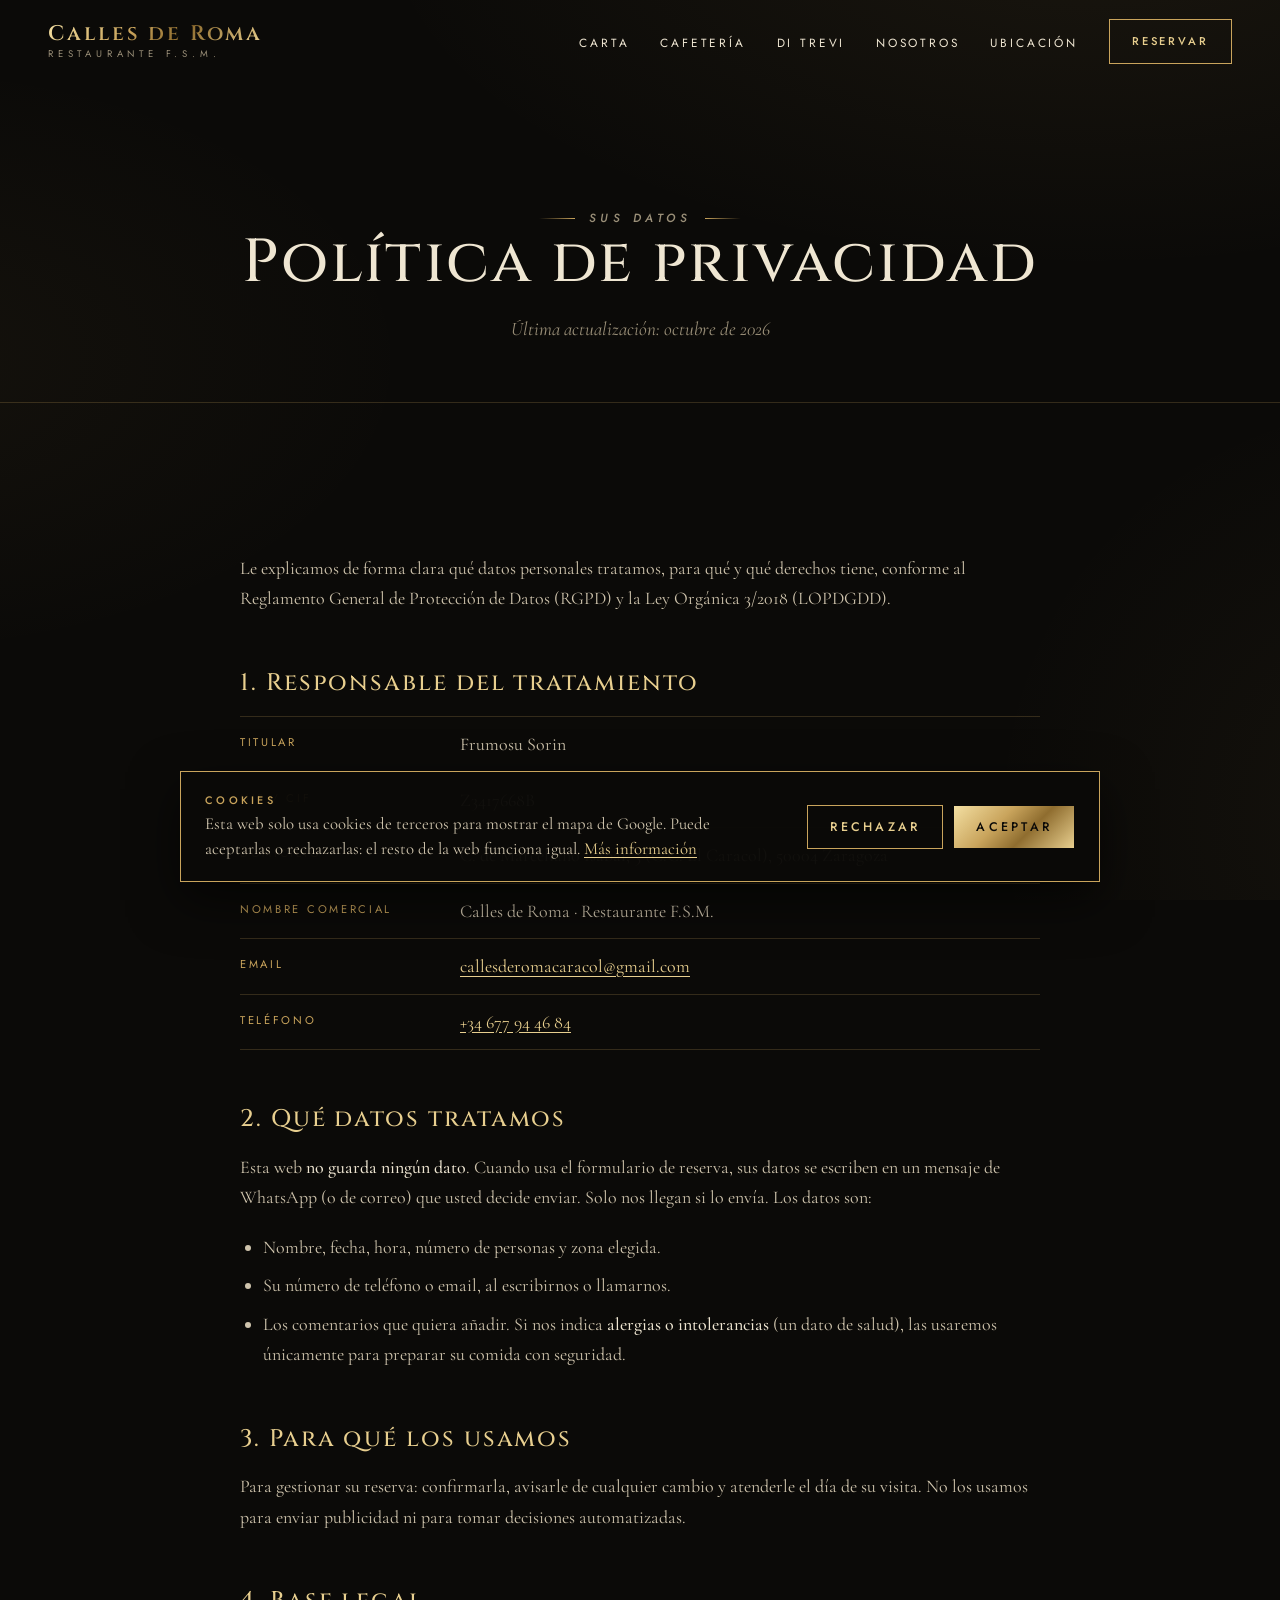
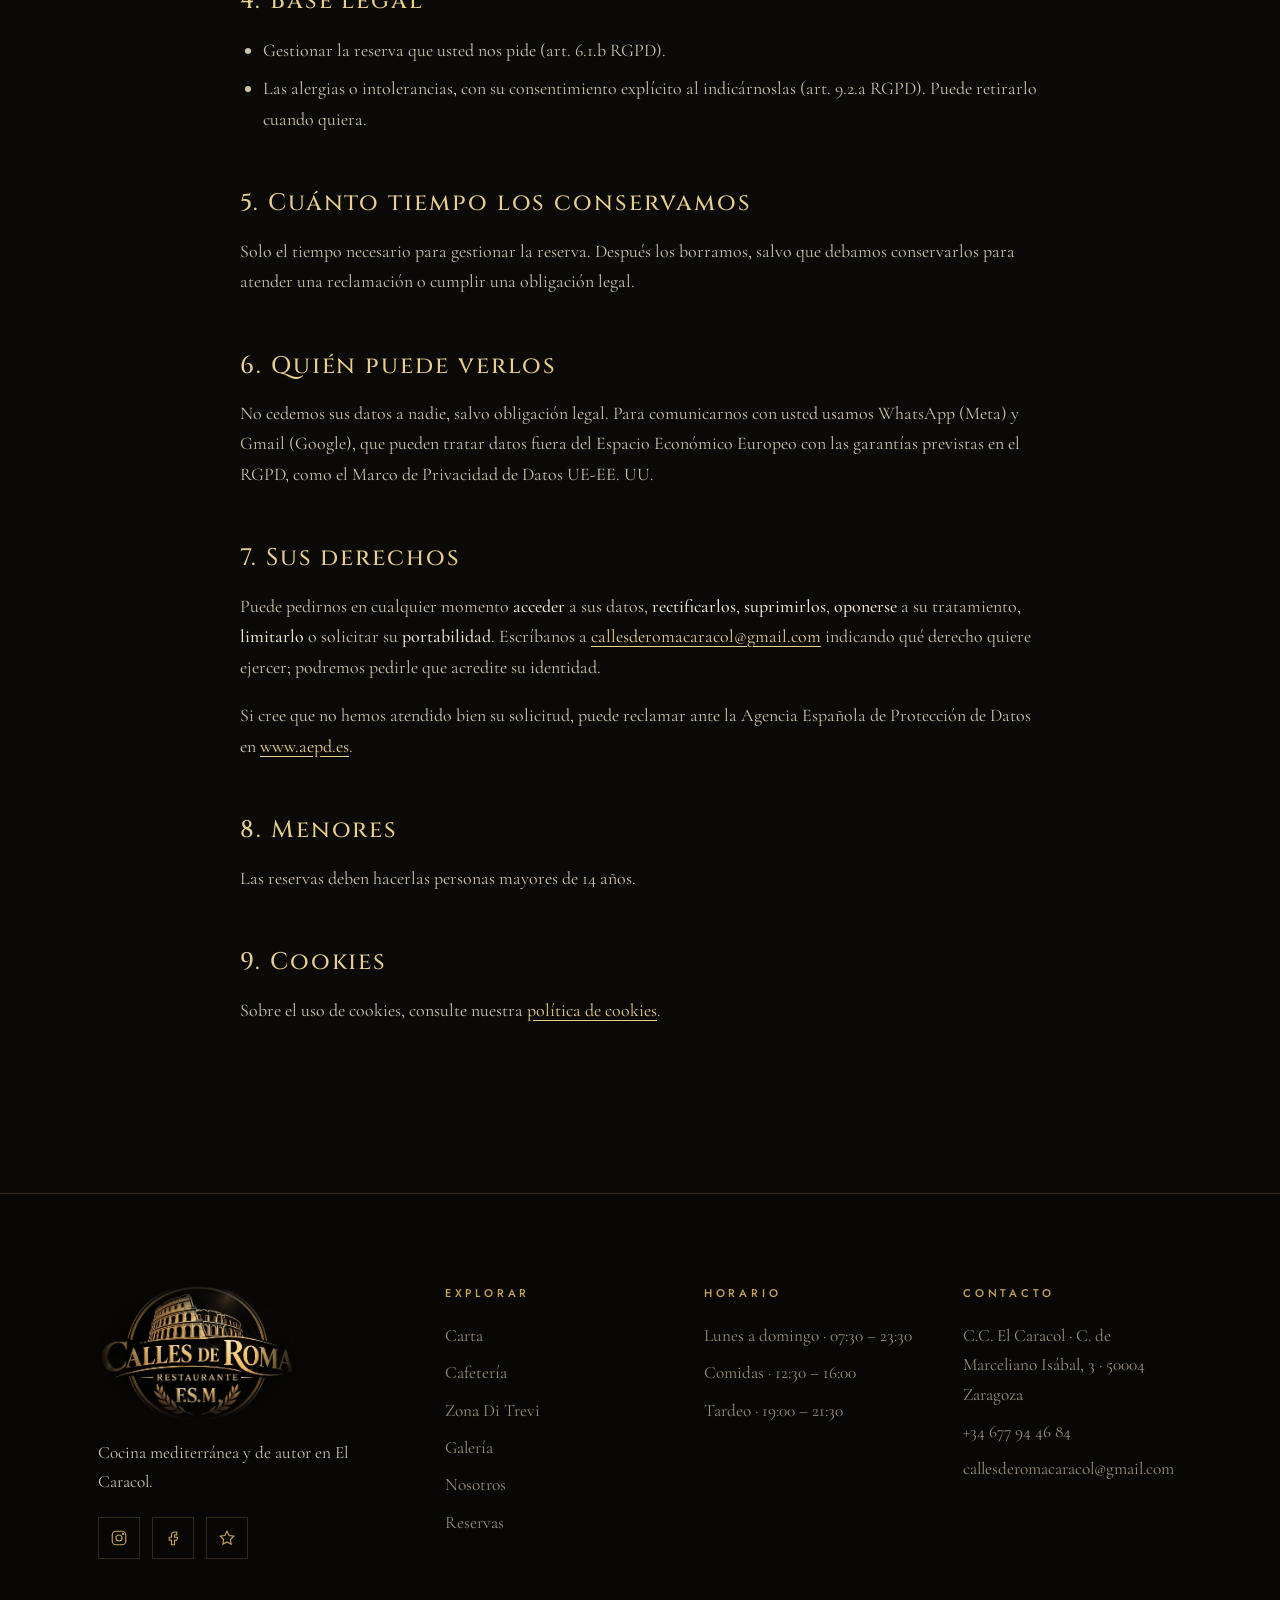
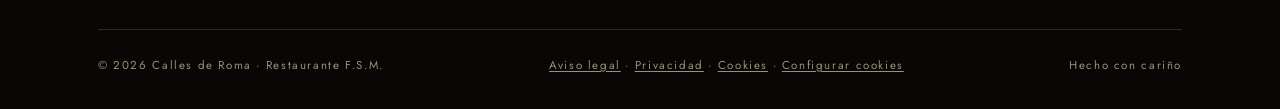
<file: privacidad.html>
<!doctype html>
<html lang="es" class="sin-js">
<head>
  <meta charset="utf-8">
  <meta name="viewport" content="width=device-width, initial-scale=1, viewport-fit=cover">
  <title>Política de privacidad · Calles de Roma</title>
  <meta name="description" content="Política de privacidad de Calles de Roma: qué datos tratamos al gestionar su reserva y cuáles son sus derechos.">
  <meta name="theme-color" content="#0b0a08">
  <link rel="icon" href="data:image/svg+xml,%3Csvg xmlns='http://www.w3.org/2000/svg' viewBox='0 0 64 64'%3E%3Crect width='64' height='64' fill='%230b0a08'/%3E%3Ccircle cx='32' cy='32' r='27' fill='none' stroke='%23c9a45c' stroke-width='2'/%3E%3Ctext x='32' y='41' text-anchor='middle' font-family='Georgia,serif' font-size='24' fill='%23e8cf8f'%3ECR%3C/text%3E%3C/svg%3E">

  <link rel="preconnect" href="https://fonts.googleapis.com">
  <link rel="preconnect" href="https://fonts.gstatic.com" crossorigin>
  <link href="https://fonts.googleapis.com/css2?family=Cinzel:wght@400;500;600&family=Cormorant+Garamond:ital,wght@0,400;0,500;1,400;1,500&family=Jost:wght@400;500&display=swap" rel="stylesheet">
  <link rel="stylesheet" href="css/styles.css">
</head>
<body>

  <!-- ================= NAVEGACIÓN ================= -->
  <header class="nav" id="nav">
    <div class="contenedor">
      <a href="index.html" class="marca" aria-label="Calles de Roma, inicio">
        <span class="marca__nombre oro-texto">Calles de Roma</span>
        <span class="marca__sub">Restaurante F.S.M.</span>
      </a>
      <button class="nav__toggle" aria-label="Abrir menú" aria-expanded="false" aria-controls="menu">
        <span></span><span></span><span></span>
      </button>
      <ul class="nav__enlaces" id="menu">
        <li><a href="index.html#carta">Carta</a></li>
        <li><a href="index.html#cafeteria">Cafetería</a></li>
        <li><a href="index.html#di-trevi">Di Trevi</a></li>
        <li><a href="nosotros.html">Nosotros</a></li>
        <li><a href="index.html#ubicacion">Ubicación</a></li>
        <li><a href="index.html#reservas" class="boton">Reservar</a></li>
      </ul>
    </div>
  </header>

  <main>
    <header class="legal-cabecera">
      <div class="contenedor">
        <p class="antetitulo">Sus datos</p>
        <h1>Política de privacidad</h1>
        <p>Última actualización: octubre de 2026</p>
      </div>
    </header>

    <section class="seccion">
      <div class="contenedor">
        <article class="legal">
      <p>Le explicamos de forma clara qué datos personales tratamos, para qué y qué derechos tiene, conforme al Reglamento General de Protección de Datos (RGPD) y la Ley Orgánica 3/2018 (LOPDGDD).</p>

      <h2>1. Responsable del tratamiento</h2>
      <ul class="legal__datos">
        <li><span>Titular</span><span><span class="pendiente" data-dato="titular">[Pendiente: nombre o razón social]</span></span></li>
        <li><span>NIF / CIF</span><span><span class="pendiente" data-dato="nif">[Pendiente: NIF o CIF]</span></span></li>
        <li><span>Domicilio</span><span><span class="pendiente" data-dato="domicilio">[Pendiente: domicilio fiscal]</span></span></li>
        <li><span>Nombre comercial</span><span>Calles de Roma · Restaurante F.S.M.</span></li>
        <li><span>Email</span><span><a href="mailto:" data-dato="email">callesderomacaracol@gmail.com</a></span></li>
        <li><span>Teléfono</span><span><a href="tel:" data-dato="telefono">+34 677 94 46 84</a></span></li>
      </ul>

      <h2>2. Qué datos tratamos</h2>
      <p>Esta web <strong>no guarda ningún dato</strong>. Cuando usa el formulario de reserva, sus datos se escriben en un mensaje de WhatsApp (o de correo) que usted decide enviar. Solo nos llegan si lo envía. Los datos son:</p>
      <ul>
        <li>Nombre, fecha, hora, número de personas y zona elegida.</li>
        <li>Su número de teléfono o email, al escribirnos o llamarnos.</li>
        <li>Los comentarios que quiera añadir. Si nos indica <strong>alergias o intolerancias</strong> (un dato de salud), las usaremos únicamente para preparar su comida con seguridad.</li>
      </ul>

      <h2>3. Para qué los usamos</h2>
      <p>Para gestionar su reserva: confirmarla, avisarle de cualquier cambio y atenderle el día de su visita. No los usamos para enviar publicidad ni para tomar decisiones automatizadas.</p>

      <h2>4. Base legal</h2>
      <ul>
        <li>Gestionar la reserva que usted nos pide (art. 6.1.b RGPD).</li>
        <li>Las alergias o intolerancias, con su consentimiento explícito al indicárnoslas (art. 9.2.a RGPD). Puede retirarlo cuando quiera.</li>
      </ul>

      <h2>5. Cuánto tiempo los conservamos</h2>
      <p>Solo el tiempo necesario para gestionar la reserva. Después los borramos, salvo que debamos conservarlos para atender una reclamación o cumplir una obligación legal.</p>

      <h2>6. Quién puede verlos</h2>
      <p>No cedemos sus datos a nadie, salvo obligación legal. Para comunicarnos con usted usamos WhatsApp (Meta) y Gmail (Google), que pueden tratar datos fuera del Espacio Económico Europeo con las garantías previstas en el RGPD, como el Marco de Privacidad de Datos UE-EE. UU.</p>

      <h2>7. Sus derechos</h2>
      <p>Puede pedirnos en cualquier momento <strong>acceder</strong> a sus datos, <strong>rectificarlos</strong>, <strong>suprimirlos</strong>, <strong>oponerse</strong> a su tratamiento, <strong>limitarlo</strong> o solicitar su <strong>portabilidad</strong>. Escríbanos a <a href="mailto:" data-dato="email">callesderomacaracol@gmail.com</a> indicando qué derecho quiere ejercer; podremos pedirle que acredite su identidad.</p>
      <p>Si cree que no hemos atendido bien su solicitud, puede reclamar ante la Agencia Española de Protección de Datos en <a href="https://www.aepd.es" target="_blank" rel="noopener">www.aepd.es</a>.</p>

      <h2>8. Menores</h2>
      <p>Las reservas deben hacerlas personas mayores de 14 años.</p>

      <h2>9. Cookies</h2>
      <p>Sobre el uso de cookies, consulte nuestra <a href="cookies.html">política de cookies</a>.</p>
        </article>
      </div>
    </section>
  </main>

  <!-- ================= FOOTER ================= -->
  <footer class="pie">
    <div class="contenedor">
      <div class="pie__rejilla">
        <div>
          <img class="pie__logo" src="img/logo.jpg" alt="Calles de Roma" width="925" height="630" loading="lazy">
          <p>Cocina mediterránea y de autor en El Caracol.</p>
          <div class="redes">
            <a href="#" data-dato="instagram" aria-label="Instagram"><svg viewBox="0 0 24 24" fill="none" stroke="currentColor" stroke-width="1.5"><rect x="3" y="3" width="18" height="18" rx="5"/><circle cx="12" cy="12" r="4"/><circle cx="17.5" cy="6.5" r=".8" fill="currentColor"/></svg></a>
            <a href="#" data-dato="facebook" aria-label="Facebook"><svg viewBox="0 0 24 24" fill="none" stroke="currentColor" stroke-width="1.5"><path d="M14 8h3V4h-3a4 4 0 0 0-4 4v3H7v4h3v6h4v-6h3l1-4h-4V8Z"/></svg></a>
            <a href="#" data-dato="tripadvisor" aria-label="Reseñas"><svg viewBox="0 0 24 24" fill="none" stroke="currentColor" stroke-width="1.5"><path d="m12 3 2.8 5.7 6.2.9-4.5 4.4 1 6.2L12 17.3 6.5 20.2l1-6.2L3 9.6l6.2-.9L12 3Z"/></svg></a>
          </div>
        </div>
        <div>
          <h4>Explorar</h4>
          <ul>
            <li><a href="index.html#carta">Carta</a></li>
            <li><a href="index.html#cafeteria">Cafetería</a></li>
            <li><a href="index.html#di-trevi">Zona Di Trevi</a></li>
            <li><a href="index.html#galeria">Galería</a></li>
            <li><a href="nosotros.html">Nosotros</a></li>
            <li><a href="index.html#reservas">Reservas</a></li>
          </ul>
        </div>
        <div>
          <h4>Horario</h4>
          <ul>
            <li>Lunes a domingo · 07:30 – 23:30</li>
            <li>Comidas · 12:30 – 16:00</li>
            <li>Tardeo · 19:00 – 21:30</li>
          </ul>
        </div>
        <div>
          <h4>Contacto</h4>
          <ul>
            <li data-dato="direccion">C.C. El Caracol · C. de Marceliano Isábal, 3 · 50004 Zaragoza</li>
            <li><a href="tel:" data-dato="telefono">+34 677 94 46 84</a></li>
            <li><a href="mailto:" data-dato="email">callesderomacaracol@gmail.com</a></li>
          </ul>
        </div>
      </div>
      <div class="pie__legal">
        <span>© <span data-anio>2026</span> Calles de Roma · Restaurante F.S.M.</span>
        <span class="pie__enlaces"><a href="aviso-legal.html">Aviso legal</a> · <a href="privacidad.html">Privacidad</a> · <a href="cookies.html">Cookies</a> · <a href="#" data-configurar-cookies>Configurar cookies</a></span>
        <span>Hecho con cariño</span>
      </div>
    </div>
  </footer>

  <script src="js/main.js"></script>
</body>
</html>
</file>
<file: css/styles.css>
/* =========================================================
   Calles de Roma · Restaurante F.S.M.
   Estilos compartidos
   ========================================================= */

:root {
  --negro: #0b0a08;
  --carbon: #14120e;
  --carbon-2: #1b1813;
  --linea: rgba(201, 164, 92, 0.22);
  --oro: #c9a45c;
  --oro-claro: #e8cf8f;
  --oro-oscuro: #8f6d2f;
  --marfil: #efe6d2;
  --texto: #cfc4ad;
  --texto-suave: #9a8f78;
  --oro-grad: linear-gradient(135deg, #f3dfa2 0%, #c9a45c 38%, #8f6d2f 62%, #e8cf8f 100%);

  --f-titulo: "Cinzel", "Trajan Pro", "Times New Roman", serif;
  --f-serif: "Cormorant Garamond", "Garamond", "Georgia", serif;
  --f-ui: "Jost", "Helvetica Neue", "Segoe UI", Arial, sans-serif;

  --ancho: 1180px;
  --nav-alto: 84px;
  --ease: cubic-bezier(0.22, 0.61, 0.36, 1);
}

*,
*::before,
*::after { box-sizing: border-box; }

html { scroll-behavior: smooth; scroll-padding-top: var(--nav-alto); }

body {
  margin: 0;
  background: var(--negro);
  color: var(--texto);
  font-family: var(--f-serif);
  font-size: 1.2rem;
  line-height: 1.7;
  -webkit-font-smoothing: antialiased;
  overflow-x: hidden;
}

/* Textura de mármol sutil sobre todo el fondo */
body::before {
  content: "";
  position: fixed;
  inset: 0;
  pointer-events: none;
  z-index: -1;
  background:
    radial-gradient(1200px 600px at 85% -10%, rgba(201, 164, 92, 0.08), transparent 60%),
    radial-gradient(900px 500px at -10% 40%, rgba(201, 164, 92, 0.05), transparent 60%),
    radial-gradient(700px 700px at 110% 90%, rgba(201, 164, 92, 0.05), transparent 60%),
    var(--negro);
}

img { max-width: 100%; height: auto; display: block; }
a { color: inherit; text-decoration: none; }

::selection { background: var(--oro); color: var(--negro); }

.solo-lectores {
  position: absolute;
  width: 1px;
  height: 1px;
  overflow: hidden;
  clip: rect(0 0 0 0);
  white-space: nowrap;
}

.contenedor {
  width: 100%;
  max-width: var(--ancho);
  margin-inline: auto;
  padding-inline: clamp(20px, 5vw, 48px);
}

/* ---------- Tipografía ---------- */

.oro-texto {
  background: var(--oro-grad);
  -webkit-background-clip: text;
  background-clip: text;
  color: transparent;
}

.antetitulo {
  display: inline-flex;
  align-items: center;
  gap: 14px;
  font-family: var(--f-ui);
  font-size: 0.74rem;
  font-weight: 500;
  letter-spacing: 0.38em;
  text-transform: uppercase;
  color: var(--oro);
  margin: 0 0 18px;
}
.antetitulo::before,
.antetitulo::after {
  content: "";
  width: 36px;
  height: 1px;
  background: linear-gradient(90deg, transparent, var(--oro));
}
.antetitulo::after { transform: scaleX(-1); }

h1, h2, h3 {
  font-family: var(--f-titulo);
  font-weight: 500;
  color: var(--marfil);
  margin: 0;
  line-height: 1.15;
  letter-spacing: 0.04em;
}

.titulo-seccion {
  font-size: clamp(2rem, 4.6vw, 3.4rem);
  margin-bottom: 22px;
}

.titulo-seccion em {
  font-family: var(--f-serif);
  font-style: italic;
  font-weight: 400;
  letter-spacing: 0;
  text-transform: none;
}

.intro-seccion {
  max-width: 640px;
  margin: 0 auto;
  color: var(--texto);
  font-size: 1.28rem;
}

.cabecera-seccion { text-align: center; margin-bottom: clamp(48px, 7vw, 80px); }

/* Ornamento: línea – rombo – línea */
.ornamento {
  display: flex;
  align-items: center;
  justify-content: center;
  gap: 14px;
  margin: 26px auto;
  color: var(--oro);
}
.ornamento span {
  width: 80px;
  height: 1px;
  background: linear-gradient(90deg, transparent, var(--oro));
}
.ornamento span:last-child { transform: scaleX(-1); }
.ornamento svg { width: 18px; height: 18px; }

/* ---------- Botones ---------- */

.boton {
  --b-bg: transparent;
  position: relative;
  display: inline-flex;
  align-items: center;
  justify-content: center;
  gap: 10px;
  padding: 16px 34px;
  font-family: var(--f-ui);
  font-size: 0.78rem;
  font-weight: 500;
  letter-spacing: 0.26em;
  text-transform: uppercase;
  color: var(--oro-claro);
  border: 1px solid var(--oro);
  background: var(--b-bg);
  cursor: pointer;
  overflow: hidden;
  transition: color 0.4s var(--ease), border-color 0.4s var(--ease);
  isolation: isolate;
}
.boton::before {
  content: "";
  position: absolute;
  inset: 0;
  background: var(--oro-grad);
  transform: scaleX(0);
  transform-origin: right;
  transition: transform 0.5s var(--ease);
  z-index: -1;
}
.boton:hover,
.boton:focus-visible { color: var(--negro); }
.boton:hover::before,
.boton:focus-visible::before { transform: scaleX(1); transform-origin: left; }

.boton--lleno { color: var(--negro); border-color: transparent; }
.boton--lleno::before { transform: scaleX(1); }
.boton--lleno:hover { color: var(--oro-claro); border-color: var(--oro); }
.boton--lleno:hover::before { transform: scaleX(0); transform-origin: right; }

:focus-visible { outline: 1px solid var(--oro-claro); outline-offset: 4px; }

/* ---------- Navegación ---------- */

.nav {
  position: fixed;
  inset: 0 0 auto 0;
  z-index: 100;
  height: var(--nav-alto);
  padding-top: env(safe-area-inset-top, 0px);
  transition: background 0.5s var(--ease), border-color 0.5s var(--ease), height 0.4s var(--ease);
  border-bottom: 1px solid transparent;
}
.nav.solida {
  --nav-alto: 70px;
  background: rgba(11, 10, 8, 0.92);
  backdrop-filter: blur(14px);
  -webkit-backdrop-filter: blur(14px);
  border-color: var(--linea);
}
.nav .contenedor {
  height: 100%;
  display: flex;
  align-items: center;
  justify-content: space-between;
  gap: 24px;
  max-width: 1320px;
}

.marca { display: flex; flex-direction: column; line-height: 1; }
.marca__nombre {
  font-family: var(--f-titulo);
  font-size: 1.32rem;
  font-weight: 600;
  letter-spacing: 0.14em;
}
.marca__sub {
  margin-top: 6px;
  font-family: var(--f-ui);
  font-size: 0.6rem;
  letter-spacing: 0.5em;
  color: var(--texto-suave);
  text-transform: uppercase;
}

.nav__enlaces {
  display: flex;
  align-items: center;
  gap: clamp(18px, 2.4vw, 36px);
  list-style: none;
  margin: 0;
  padding: 0;
}
.nav__enlaces a:not(.boton) {
  position: relative;
  font-family: var(--f-ui);
  font-size: 0.74rem;
  letter-spacing: 0.24em;
  text-transform: uppercase;
  color: var(--marfil);
  padding: 6px 0;
  transition: color 0.3s;
}
.nav__enlaces a:not(.boton)::after {
  content: "";
  position: absolute;
  left: 0;
  right: 0;
  bottom: 0;
  height: 1px;
  background: var(--oro);
  transform: scaleX(0);
  transition: transform 0.4s var(--ease);
}
.nav__enlaces a:not(.boton):hover,
.nav__enlaces a.activo { color: var(--oro-claro); }
.nav__enlaces a:not(.boton):hover::after,
.nav__enlaces a.activo::after { transform: scaleX(1); }
.nav__enlaces .boton { padding: 12px 22px; font-size: 0.7rem; }

.nav__toggle {
  display: none;
  width: 44px;
  height: 44px;
  border: 1px solid var(--linea);
  background: transparent;
  cursor: pointer;
  position: relative;
}
.nav__toggle span {
  position: absolute;
  left: 11px;
  right: 11px;
  height: 1px;
  background: var(--oro-claro);
  transition: transform 0.4s var(--ease), opacity 0.3s;
}
.nav__toggle span:nth-child(1) { top: 15px; }
.nav__toggle span:nth-child(2) { top: 21px; }
.nav__toggle span:nth-child(3) { top: 27px; }
.nav.abierta .nav__toggle span:nth-child(1) { transform: translateY(6px) rotate(45deg); }
.nav.abierta .nav__toggle span:nth-child(2) { opacity: 0; }
.nav.abierta .nav__toggle span:nth-child(3) { transform: translateY(-6px) rotate(-45deg); }

@media (max-width: 1180px) {
  .nav__toggle { display: block; z-index: 2; }
  .nav__enlaces {
    position: fixed;
    inset: 0;
    flex-direction: column;
    justify-content: center;
    gap: 30px;
    background: rgba(11, 10, 8, 0.98);
    opacity: 0;
    visibility: hidden;
    transition: opacity 0.45s var(--ease), visibility 0.45s;
  }
  .nav__enlaces a:not(.boton) { font-size: 0.95rem; }
  .nav.abierta .nav__enlaces { opacity: 1; visibility: visible; }
  /* backdrop-filter encerraría el menú fijo dentro de la barra */
  .nav.abierta { backdrop-filter: none; -webkit-backdrop-filter: none; }
  .nav.abierta .marca { position: relative; z-index: 2; }
}

/* ---------- Hero ---------- */

.hero {
  position: relative;
  min-height: 100vh;
  min-height: 100svh;
  display: grid;
  place-items: center;
  text-align: center;
  padding: calc(var(--nav-alto) + 30px) 0 110px;
  overflow: hidden;
}
.hero::before {
  /* halo dorado detrás del logo */
  content: "";
  position: absolute;
  width: min(900px, 120vw);
  aspect-ratio: 1;
  left: 50%;
  top: 46%;
  transform: translate(-50%, -50%);
  background: radial-gradient(circle, rgba(201, 164, 92, 0.16), transparent 62%);
  pointer-events: none;
}
.hero__marco {
  /* marco con greca, como el cartel */
  position: absolute;
  inset: clamp(14px, 2.4vw, 32px);
  top: calc(var(--nav-alto) + 4px);
  border: 1px solid var(--linea);
  pointer-events: none;
}
.hero__marco::before,
.hero__marco::after {
  content: "";
  position: absolute;
  width: 34px;
  height: 34px;
  border: 1px solid var(--oro);
  opacity: 0.6;
}
.hero__marco::before { top: -6px; left: -6px; border-right: 0; border-bottom: 0; }
.hero__marco::after { bottom: -6px; right: -6px; border-left: 0; border-top: 0; }

.hero__contenido { position: relative; z-index: 1; padding-inline: 20px; }

.hero__logo {
  width: min(640px, 88vw, calc((100svh - 330px) * 1.47));
  min-width: min(300px, 88vw);
  margin: 0 auto;
  -webkit-mask-image: radial-gradient(ellipse 50% 50% at 50% 50%, #000 62%, transparent 100%);
  mask-image: radial-gradient(ellipse 50% 50% at 50% 50%, #000 62%, transparent 100%);
  animation: aparecer-logo 1.8s var(--ease) both;
}
.hero__lema {
  margin: 18px auto 0;
  font-family: var(--f-serif);
  font-style: italic;
  font-size: clamp(1.35rem, 2.6vw, 1.9rem);
  color: var(--marfil);
  animation: subir 1.2s 0.5s var(--ease) both;
}
.hero__datos {
  margin: 10px 0 0;
  font-family: var(--f-ui);
  font-size: 0.74rem;
  letter-spacing: 0.4em;
  text-transform: uppercase;
  color: var(--texto-suave);
  animation: subir 1.2s 0.7s var(--ease) both;
}
.hero__botones {
  display: flex;
  flex-wrap: wrap;
  justify-content: center;
  gap: 16px;
  margin-top: 40px;
  animation: subir 1.2s 0.9s var(--ease) both;
}

.scroll-indicador {
  position: absolute;
  left: 50%;
  bottom: 34px;
  transform: translateX(-50%);
  display: flex;
  flex-direction: column;
  align-items: center;
  gap: 10px;
  font-family: var(--f-ui);
  font-size: 0.62rem;
  letter-spacing: 0.4em;
  text-transform: uppercase;
  color: var(--texto-suave);
  z-index: 1;
}
.scroll-indicador i {
  width: 1px;
  height: 46px;
  background: linear-gradient(var(--oro), transparent);
  animation: gotear 2.2s infinite var(--ease);
  transform-origin: top;
}

@keyframes aparecer-logo {
  from { opacity: 0; transform: scale(0.94); filter: blur(6px); }
  to { opacity: 1; transform: none; filter: none; }
}
@keyframes subir {
  from { opacity: 0; transform: translateY(24px); }
  to { opacity: 1; transform: none; }
}
@keyframes gotear {
  0% { transform: scaleY(0); opacity: 1; }
  60% { transform: scaleY(1); opacity: 1; }
  100% { transform: scaleY(1); opacity: 0; }
}

/* Hero corto (páginas interiores) */
.hero--corto { min-height: 72vh; min-height: 72svh; padding-bottom: 140px; }
.hero__coliseo {
  width: min(360px, 70vw);
  margin: 0 auto 30px;
  opacity: 0.9;
  -webkit-mask-image: radial-gradient(ellipse 50% 50% at 50% 50%, #000 45%, transparent 100%);
  mask-image: radial-gradient(ellipse 50% 50% at 50% 50%, #000 45%, transparent 100%);
  animation: aparecer-logo 1.6s var(--ease) both;
}
.hero--corto h1 {
  font-size: clamp(2.4rem, 7vw, 5rem);
  animation: subir 1.2s 0.3s var(--ease) both;
}

/* ---------- Secciones ---------- */

.seccion { position: relative; padding-block: clamp(90px, 12vw, 150px); }
.seccion--carbon { background: var(--carbon); }
.seccion--borde { border-top: 1px solid var(--linea); }

/* Bienvenida */
.bienvenida {
  display: grid;
  grid-template-columns: 1.05fr 1fr;
  gap: clamp(40px, 7vw, 100px);
  align-items: center;
}
.bienvenida__texto p { margin: 0 0 18px; }
.bienvenida__texto .capitular::first-letter {
  float: left;
  font-family: var(--f-titulo);
  font-size: 4.4rem;
  line-height: 0.85;
  padding: 8px 12px 0 0;
  color: var(--oro);
}
.firma {
  margin-top: 28px;
  font-family: var(--f-serif);
  font-style: italic;
  font-size: 1.6rem;
  color: var(--oro-claro);
}

.cifras { display: grid; gap: 1px; background: var(--linea); border: 1px solid var(--linea); }
.cifra {
  background: var(--carbon);
  padding: 30px 32px;
  display: grid;
  grid-template-columns: auto 1fr;
  gap: 4px 22px;
  align-items: center;
  transition: background 0.4s;
}
.cifra:hover { background: var(--carbon-2); }
.cifra__num {
  grid-row: span 2;
  font-family: var(--f-titulo);
  font-size: 2.8rem;
  line-height: 1;
  min-width: 2.2ch;
}
.cifra h3 { font-size: 1.02rem; letter-spacing: 0.14em; }
.cifra p { margin: 0; font-size: 1.05rem; color: var(--texto-suave); }

/* Momentos del día */
.momentos {
  display: grid;
  grid-template-columns: repeat(3, 1fr);
  gap: clamp(18px, 2.4vw, 30px);
}
.momento {
  position: relative;
  padding: 48px 36px 42px;
  border: 1px solid var(--linea);
  background: linear-gradient(180deg, rgba(201, 164, 92, 0.05), transparent 55%);
  text-align: center;
  transition: transform 0.6s var(--ease), border-color 0.6s var(--ease);
}
.momento:hover { transform: translateY(-8px); border-color: rgba(201, 164, 92, 0.55); }
.momento__icono { width: 46px; height: 46px; margin: 0 auto 22px; color: var(--oro); }
.momento__hora {
  font-family: var(--f-ui);
  font-size: 0.72rem;
  letter-spacing: 0.32em;
  color: var(--oro);
  margin: 0 0 10px;
}
.momento h3 { font-size: 1.7rem; margin-bottom: 4px; }
.momento__it {
  font-style: italic;
  color: var(--texto-suave);
  margin: 0 0 18px;
}
.momento p:last-child { margin: 0; font-size: 1.12rem; }

/* ---------- Carta ---------- */

.pestanas {
  display: flex;
  flex-wrap: wrap;
  justify-content: center;
  gap: 6px 4px;
  margin-bottom: clamp(44px, 6vw, 64px);
  border-bottom: 1px solid var(--linea);
}
.pestana {
  position: relative;
  padding: 14px 18px 18px;
  font-family: var(--f-ui);
  font-size: 0.74rem;
  letter-spacing: 0.24em;
  text-transform: uppercase;
  color: var(--texto-suave);
  background: none;
  border: 0;
  cursor: pointer;
  transition: color 0.3s;
}
.pestana::after {
  content: "";
  position: absolute;
  left: 18px;
  right: 18px;
  bottom: -1px;
  height: 2px;
  background: var(--oro-grad);
  transform: scaleX(0);
  transition: transform 0.45s var(--ease);
}
.pestana:hover { color: var(--marfil); }
.pestana[aria-selected="true"] { color: var(--oro-claro); }
.pestana[aria-selected="true"]::after { transform: scaleX(1); }

.panel { animation: subir 0.7s var(--ease) both; }
.panel__nota {
  text-align: center;
  font-style: italic;
  color: var(--texto-suave);
  margin: -24px 0 44px;
}

.platos {
  display: grid;
  grid-template-columns: repeat(2, 1fr);
  gap: 38px clamp(40px, 6vw, 90px);
  list-style: none;
  margin: 0;
  padding: 0;
}
.plato__cabeza {
  display: flex;
  align-items: baseline;
  gap: 12px;
}
.plato h4 {
  margin: 0;
  font-family: var(--f-titulo);
  font-weight: 500;
  font-size: 1.12rem;
  line-height: 1.3;
  letter-spacing: 0.08em;
  color: var(--marfil);
}
.plato h4 small {
  font-family: var(--f-serif);
  font-style: italic;
  font-size: 0.92em;
  letter-spacing: 0;
  color: var(--texto-suave);
}
.plato__puntos {
  flex: 1;
  border-bottom: 1px dotted rgba(201, 164, 92, 0.45);
  transform: translateY(-5px);
  min-width: 20px;
}
.plato__precio {
  font-family: var(--f-titulo);
  font-size: 1.12rem;
  color: var(--oro-claro);
  white-space: nowrap;
}
.plato p { margin: 6px 0 0; font-size: 1.1rem; color: var(--texto-suave); line-height: 1.55; }
.etiqueta {
  display: inline-block;
  margin-left: 8px;
  padding: 2px 8px;
  font-family: var(--f-ui);
  font-size: 0.58rem;
  letter-spacing: 0.2em;
  text-transform: uppercase;
  color: var(--negro);
  background: var(--oro-grad);
  vertical-align: middle;
}

/* Cócteles: acceso a la barra en 3D */
.cocteles-3d {
  display: grid;
  grid-template-columns: auto 1fr auto;
  align-items: center;
  gap: 18px 36px;
  margin: 0 0 clamp(36px, 5vw, 56px);
  padding: 22px clamp(20px, 3vw, 40px);
  border: 1px solid var(--linea);
  background: radial-gradient(80% 140% at 15% 50%, rgba(201, 164, 92, 0.16), transparent 70%), var(--carbon);
  transition: border-color 0.4s var(--ease);
}
.cocteles-3d:hover { border-color: var(--oro); }
.cocteles-3d__fotos { display: flex; align-items: flex-end; gap: 6px; height: 120px; }
.cocteles-3d__fotos img { height: 100%; width: auto; transition: transform 0.6s var(--ease); }
.cocteles-3d__fotos img:nth-child(2) { height: 72%; }
.cocteles-3d:hover .cocteles-3d__fotos img:nth-child(1) { transform: rotate(-8deg) translateY(-6px); }
.cocteles-3d:hover .cocteles-3d__fotos img:nth-child(2) { transform: translateY(-10px); }
.cocteles-3d:hover .cocteles-3d__fotos img:nth-child(3) { transform: rotate(8deg) translateY(-6px); }
.cocteles-3d__texto strong {
  display: block;
  font-family: var(--f-titulo);
  font-weight: 500;
  font-size: 1.5rem;
  letter-spacing: 0.06em;
  color: var(--marfil);
}
.cocteles-3d__texto span { color: var(--texto-suave); }
.plato__ver {
  margin-left: 6px;
  font-family: var(--f-ui);
  font-size: 0.68rem;
  letter-spacing: 0.18em;
  text-transform: uppercase;
  color: var(--oro);
  white-space: nowrap;
}
.plato__ver::after { content: " \2192"; }
.plato__ver:hover { color: var(--oro-claro); }
@media (max-width: 680px) {
  .cocteles-3d { grid-template-columns: 1fr; justify-items: center; text-align: center; }
  .cocteles-3d__fotos { height: 100px; }
}

.carta__pie {
  margin-top: clamp(50px, 7vw, 80px);
  text-align: center;
  font-size: 1.05rem;
  color: var(--texto-suave);
  font-style: italic;
}

/* ---------- Cita ---------- */

.cita {
  position: relative;
  padding-block: clamp(110px, 14vw, 170px);
  text-align: center;
  overflow: hidden;
  background:
    radial-gradient(ellipse at center, rgba(201, 164, 92, 0.14), transparent 65%),
    var(--carbon);
  border-block: 1px solid var(--linea);
}
.cita::before,
.cita::after {
  /* greca romana */
  content: "";
  position: absolute;
  left: 0;
  right: 0;
  height: 18px;
  opacity: 0.45;
  background-image: url("data:image/svg+xml,%3Csvg xmlns='http://www.w3.org/2000/svg' width='36' height='18' viewBox='0 0 36 18'%3E%3Cpath d='M0 17h6V5h12v8h-6V9' fill='none' stroke='%23c9a45c' stroke-width='1.2'/%3E%3Cpath d='M18 17h6V5h12v8h-6V9' fill='none' stroke='%23c9a45c' stroke-width='1.2'/%3E%3C/svg%3E");
  background-repeat: repeat-x;
}
.cita::before { top: 22px; }
.cita::after { bottom: 22px; transform: scaleY(-1); }
.cita blockquote { margin: 0 auto; max-width: 900px; padding-inline: 24px; }
.cita p {
  margin: 0;
  font-family: var(--f-serif);
  font-style: italic;
  font-size: clamp(2rem, 5.4vw, 4rem);
  line-height: 1.15;
  color: var(--marfil);
}
.cita cite {
  display: block;
  margin-top: 26px;
  font-family: var(--f-ui);
  font-style: normal;
  font-size: 0.74rem;
  letter-spacing: 0.4em;
  text-transform: uppercase;
  color: var(--oro);
}

/* ---------- Horario ---------- */

.horario {
  display: grid;
  grid-template-columns: 1fr 1fr;
  gap: clamp(40px, 7vw, 90px);
  align-items: center;
}
.horario__tarjeta {
  position: relative;
  padding: clamp(40px, 6vw, 64px) clamp(28px, 5vw, 56px);
  border: 1px solid var(--oro);
  text-align: center;
  background: linear-gradient(180deg, rgba(201, 164, 92, 0.07), rgba(201, 164, 92, 0.01));
}
.horario__tarjeta::before {
  content: "";
  position: absolute;
  inset: 8px;
  border: 1px solid var(--linea);
  pointer-events: none;
}
.horario__dias {
  font-family: var(--f-titulo);
  font-size: clamp(1.1rem, 2.2vw, 1.4rem);
  letter-spacing: 0.2em;
  color: var(--marfil);
  margin: 0;
}
.horario__horas {
  font-family: var(--f-titulo);
  font-size: clamp(2.6rem, 6.4vw, 4.4rem);
  line-height: 1.1;
  margin: 14px 0;
  white-space: nowrap;
}
.horario__todos {
  font-family: var(--f-ui);
  font-size: 0.74rem;
  letter-spacing: 0.4em;
  text-transform: uppercase;
  color: var(--texto-suave);
  margin: 0;
}
.estado {
  display: inline-flex;
  align-items: center;
  gap: 10px;
  margin-top: 30px;
  padding: 9px 18px;
  border: 1px solid var(--linea);
  font-family: var(--f-ui);
  font-size: 0.72rem;
  letter-spacing: 0.22em;
  text-transform: uppercase;
  color: var(--marfil);
}
.estado i {
  width: 8px;
  height: 8px;
  border-radius: 50%;
  background: #6f6657;
}
.estado.abierto i { background: #7fc48a; box-shadow: 0 0 0 4px rgba(127, 196, 138, 0.18); animation: latido 2s infinite; }
.estado.cerrado i { background: #c47f7f; }
@keyframes latido { 50% { box-shadow: 0 0 0 8px rgba(127, 196, 138, 0); } }

.horario__lista { list-style: none; margin: 0; padding: 0; }
.horario__lista li {
  display: flex;
  justify-content: space-between;
  gap: 20px;
  padding: 16px 0;
  border-bottom: 1px solid var(--linea);
  font-size: 1.15rem;
}
.horario__lista li span:first-child { color: var(--marfil); }
.horario__lista li span:last-child { font-family: var(--f-ui); font-size: 0.86rem; letter-spacing: 0.12em; color: var(--oro-claro); }

/* ---------- Reservas ---------- */

.reservas {
  display: grid;
  grid-template-columns: 0.9fr 1.1fr;
  gap: clamp(40px, 7vw, 90px);
  align-items: start;
}
.reservas__info p { margin: 0 0 18px; }
.contacto-lista { list-style: none; padding: 0; margin: 30px 0 0; }
.contacto-lista li {
  display: flex;
  gap: 16px;
  align-items: center;
  padding: 14px 0;
  border-bottom: 1px solid var(--linea);
}
.contacto-lista svg { width: 20px; height: 20px; color: var(--oro); flex: none; }
.contacto-lista small {
  display: block;
  font-family: var(--f-ui);
  font-size: 0.64rem;
  letter-spacing: 0.3em;
  text-transform: uppercase;
  color: var(--texto-suave);
}

.formulario {
  display: grid;
  grid-template-columns: 1fr 1fr;
  gap: 22px 24px;
  padding: clamp(28px, 4vw, 48px);
  border: 1px solid var(--linea);
  background: var(--carbon);
}
.campo { display: flex; flex-direction: column; gap: 8px; }
.campo--ancho { grid-column: 1 / -1; }
.campo label {
  font-family: var(--f-ui);
  font-size: 0.66rem;
  letter-spacing: 0.3em;
  text-transform: uppercase;
  color: var(--oro);
}
.campo input,
.campo select,
.campo textarea {
  width: 100%;
  padding: 12px 0;
  font-family: var(--f-serif);
  font-size: 1.15rem;
  color: var(--marfil);
  background: transparent;
  border: 0;
  border-bottom: 1px solid rgba(201, 164, 92, 0.35);
  border-radius: 0;
  transition: border-color 0.3s;
  color-scheme: dark;
}
.campo select option { background: var(--carbon); }
.campo textarea { resize: vertical; min-height: 90px; }
.campo input:focus,
.campo select:focus,
.campo textarea:focus { outline: none; border-color: var(--oro-claro); }
.formulario .boton { grid-column: 1 / -1; justify-self: start; margin-top: 8px; }
.formulario__ok {
  grid-column: 1 / -1;
  margin: 0;
  padding: 16px 20px;
  border-left: 2px solid var(--oro);
  background: rgba(201, 164, 92, 0.08);
  color: var(--marfil);
  font-size: 1.1rem;
}

/* Reserva: turno, hora y comensales */
.grupo { border: 0; padding: 0; margin: 0; min-width: 0; }
.grupo legend,
.grupo > label {
  padding: 0;
  margin-bottom: 4px;
  font-family: var(--f-ui);
  font-size: 0.66rem;
  letter-spacing: 0.3em;
  text-transform: uppercase;
  color: var(--oro);
}
.opciones { display: flex; flex-wrap: wrap; gap: 10px; }
.opciones--hora { display: grid; grid-template-columns: repeat(3, 1fr); }
.opciones[hidden] { display: none; }
.opciones--turno { display: grid; grid-template-columns: 1fr 1fr; gap: 12px; }
.opcion { position: relative; cursor: pointer; }
.opcion input { position: absolute; opacity: 0; inset: 0; margin: 0; cursor: pointer; }
.opcion span {
  display: flex;
  align-items: center;
  justify-content: center;
  gap: 10px;
  min-width: 76px;
  padding: 10px 16px;
  font-family: var(--f-ui);
  font-size: 0.95rem;
  letter-spacing: 0.06em;
  color: var(--marfil);
  border: 1px solid rgba(201, 164, 92, 0.35);
  transition: background 0.3s, border-color 0.3s, color 0.3s;
}
.opciones--turno .opcion span {
  flex-wrap: wrap;
  padding: 16px;
  font-size: 0.82rem;
  letter-spacing: 0.24em;
  text-transform: uppercase;
}
.opciones--turno .opcion small {
  flex-basis: 100%;
  text-align: center;
  font-size: 0.72rem;
  letter-spacing: 0.08em;
  color: var(--texto-suave);
}
.opcion svg { width: 20px; height: 20px; color: var(--oro); }
.opcion:hover span { border-color: var(--oro-claro); }
.opcion input:focus-visible + span { outline: 1px solid var(--oro-claro); outline-offset: 3px; }
.opcion input:checked + span { background: var(--oro-grad); color: var(--negro); border-color: transparent; }
.opcion input:checked + span svg,
.opcion input:checked + span small { color: var(--negro); }
.opcion input:disabled + span { opacity: 0.3; text-decoration: line-through; cursor: not-allowed; }
.opcion:has(input:disabled) { cursor: not-allowed; }
.grupo__aviso { margin: 10px 0 0; font-size: 1rem; color: var(--texto-suave); font-style: italic; }

.contador { display: flex; align-items: center; gap: 4px; }
.contador__btn {
  width: 46px;
  height: 46px;
  font-family: var(--f-ui);
  font-size: 1.4rem;
  line-height: 1;
  color: var(--oro-claro);
  background: transparent;
  border: 1px solid rgba(201, 164, 92, 0.35);
  cursor: pointer;
  transition: background 0.3s, color 0.3s;
}
.contador__btn:hover,
.contador__btn:focus-visible { background: var(--oro); color: var(--negro); outline: none; }
.campo .contador input {
  width: 64px;
  padding: 8px 0;
  text-align: center;
  font-size: 1.5rem;
  border-bottom: 0;
  -moz-appearance: textfield;
}
.contador input::-webkit-inner-spin-button,
.contador input::-webkit-outer-spin-button { -webkit-appearance: none; margin: 0; }
.contador__texto { margin-left: 10px; color: var(--texto-suave); }

.boton--whatsapp svg { width: 20px; height: 20px; }

/* ---------- Ubicación ---------- */

.ubicacion {
  display: grid;
  grid-template-columns: 1fr 1.5fr;
  border: 1px solid var(--linea);
  background: var(--carbon);
}
.ubicacion__info { padding: clamp(32px, 5vw, 60px); }
.ubicacion__info h3 { font-size: 1.6rem; margin-bottom: 14px; }
.ubicacion__info address { font-style: normal; margin-bottom: 30px; }
.mapa { position: relative; min-height: 440px; }
.mapa iframe {
  position: absolute;
  inset: 0;
  width: 100%;
  height: 100%;
  border: 0;
  filter: grayscale(0.85) invert(0.92) hue-rotate(180deg) sepia(0.25) contrast(0.9);
}

/* ---------- Footer ---------- */

.pie {
  padding: 90px 0 calc(34px + env(safe-area-inset-bottom, 0px));
  border-top: 1px solid var(--linea);
  background: #080706;
  font-size: 1.08rem;
}
.pie__rejilla {
  display: grid;
  grid-template-columns: 1.4fr 1fr 1fr 1fr;
  gap: 40px;
}
.pie__logo {
  width: 200px;
  margin-bottom: 18px;
  -webkit-mask-image: radial-gradient(ellipse 50% 50% at 50% 50%, #000 55%, transparent 100%);
  mask-image: radial-gradient(ellipse 50% 50% at 50% 50%, #000 55%, transparent 100%);
}
.pie h4 {
  margin: 0 0 18px;
  font-family: var(--f-ui);
  font-weight: 500;
  font-size: 0.7rem;
  letter-spacing: 0.34em;
  text-transform: uppercase;
  color: var(--oro);
}
.pie ul { list-style: none; margin: 0; padding: 0; }
.pie li { margin-bottom: 8px; color: var(--texto-suave); }
.pie a { transition: color 0.3s; }
.pie a:hover { color: var(--oro-claro); }
.redes { display: flex; gap: 12px; margin-top: 20px; }
.redes a {
  display: grid;
  place-items: center;
  width: 42px;
  height: 42px;
  border: 1px solid var(--linea);
  color: var(--oro);
  transition: border-color 0.3s, background 0.3s, color 0.3s;
}
.redes a:hover { background: var(--oro); color: var(--negro); border-color: var(--oro); }
.redes svg { width: 18px; height: 18px; }
.pie__creditos { flex-basis: 100%; letter-spacing: 0.04em; }
.pie__creditos a { text-decoration: underline; text-underline-offset: 0.2em; }
.pie__legal {
  display: flex;
  flex-wrap: wrap;
  justify-content: space-between;
  gap: 12px;
  margin-top: 70px;
  padding-top: 26px;
  border-top: 1px solid var(--linea);
  font-family: var(--f-ui);
  font-size: 0.72rem;
  letter-spacing: 0.14em;
  color: var(--texto-suave);
}

/* ---------- Nosotros ---------- */

.historia {
  display: grid;
  grid-template-columns: 1fr 1fr;
  gap: clamp(40px, 7vw, 100px);
  align-items: center;
}
.historia__texto p { margin: 0 0 18px; }
.historia__visual {
  position: relative;
  aspect-ratio: 4 / 5;
  max-width: 100%;
  border: 1px solid var(--linea);
  display: grid;
  place-items: center;
  background:
    radial-gradient(circle at 50% 40%, rgba(201, 164, 92, 0.18), transparent 60%),
    var(--carbon);
  overflow: hidden;
}
.historia__visual::before {
  content: "";
  position: absolute;
  inset: 14px;
  border: 1px solid var(--linea);
}
.historia__visual img {
  width: 82%;
  -webkit-mask-image: radial-gradient(ellipse 50% 50% at 50% 50%, #000 58%, transparent 100%);
  mask-image: radial-gradient(ellipse 50% 50% at 50% 50%, #000 58%, transparent 100%);
}
.historia__anio {
  position: absolute;
  bottom: 34px;
  left: 0;
  right: 0;
  text-align: center;
  font-family: var(--f-ui);
  font-size: 0.7rem;
  letter-spacing: 0.5em;
  color: var(--texto-suave);
}

.pilares {
  display: grid;
  grid-template-columns: repeat(3, 1fr);
  gap: 1px;
  background: var(--linea);
  border: 1px solid var(--linea);
}
.pilar {
  padding: clamp(36px, 5vw, 56px) clamp(26px, 3.4vw, 42px);
  background: var(--negro);
  transition: background 0.5s;
}
.pilar:hover { background: var(--carbon-2); }
.pilar__num {
  display: block;
  font-family: var(--f-titulo);
  font-size: 3.4rem;
  line-height: 1;
  margin-bottom: 22px;
}
.pilar h3 { font-size: 1.36rem; margin-bottom: 12px; }
.pilar p { margin: 0; }

.linea-tiempo {
  position: relative;
  max-width: 820px;
  margin: 0 auto;
  padding: 0;
  list-style: none;
}
.linea-tiempo::before {
  content: "";
  position: absolute;
  left: 50%;
  top: 0;
  bottom: 0;
  width: 1px;
  background: linear-gradient(transparent, var(--oro) 10%, var(--oro) 90%, transparent);
}
.hito {
  position: relative;
  width: 50%;
  padding: 0 52px 56px 0;
  text-align: right;
}
.hito:nth-child(even) { margin-left: 50%; padding: 0 0 56px 52px; text-align: left; }
.hito::after {
  content: "";
  position: absolute;
  top: 10px;
  right: -6px;
  width: 11px;
  height: 11px;
  background: var(--negro);
  border: 1px solid var(--oro);
  transform: rotate(45deg);
}
.hito:nth-child(even)::after { right: auto; left: -6px; }
.hito__fecha {
  font-family: var(--f-ui);
  font-size: 0.72rem;
  letter-spacing: 0.32em;
  text-transform: uppercase;
  color: var(--oro);
}
.hito h3 { font-size: 1.36rem; margin: 6px 0 8px; }
.hito p { margin: 0; color: var(--texto-suave); }

.filosofia {
  max-width: 820px;
  margin: 0 auto;
  text-align: center;
}
.filosofia p { font-size: 1.32rem; }

.llamada {
  text-align: center;
  padding-block: clamp(90px, 12vw, 140px);
  background:
    radial-gradient(ellipse at center, rgba(201, 164, 92, 0.12), transparent 65%),
    var(--carbon);
  border-top: 1px solid var(--linea);
}
.llamada .hero__botones { animation: none; }

/* ---------- Carta: grupos, menú del día y cartas impresas ---------- */

.carta-grupo + .carta-grupo { margin-top: clamp(54px, 7vw, 80px); }
.carta-grupo__titulo {
  display: flex;
  align-items: center;
  gap: 18px;
  margin-bottom: 34px;
  font-size: clamp(1.15rem, 2vw, 1.4rem);
  letter-spacing: 0.16em;
  text-transform: uppercase;
  color: var(--oro-claro);
}
.carta-grupo__titulo::after {
  content: "";
  flex: 1;
  height: 1px;
  background: linear-gradient(90deg, var(--oro), transparent);
  opacity: 0.6;
}
.carta-grupo__nota {
  margin: -20px 0 30px;
  font-style: italic;
  color: var(--texto-suave);
}
.platos--compacto { gap: 22px clamp(40px, 6vw, 90px); }
.plato__alergenos {
  font-family: var(--f-ui);
  font-size: 0.72rem !important;
  letter-spacing: 0.08em;
  color: var(--oro) !important;
  opacity: 0.85;
}

.menu-dia {
  position: relative;
  display: grid;
  grid-template-columns: auto 1fr;
  align-items: center;
  gap: clamp(28px, 5vw, 64px);
  margin-bottom: clamp(56px, 8vw, 90px);
  padding: clamp(30px, 4.5vw, 52px) clamp(26px, 5vw, 60px);
  border: 1px solid var(--oro);
  background:
    radial-gradient(60% 120% at 0% 50%, rgba(201, 164, 92, 0.14), transparent 70%),
    var(--carbon);
}
.menu-dia::before {
  content: "";
  position: absolute;
  inset: 8px;
  border: 1px solid var(--linea);
  pointer-events: none;
}
.menu-dia__precio { text-align: center; padding-right: clamp(28px, 5vw, 64px); border-right: 1px solid var(--linea); }
.menu-dia__etiqueta,
.menu-dia__iva {
  margin: 0;
  font-family: var(--f-ui);
  font-size: 0.7rem;
  letter-spacing: 0.34em;
  text-transform: uppercase;
  color: var(--oro);
}
.menu-dia__iva { color: var(--texto-suave); letter-spacing: 0.2em; }
.menu-dia__cifra {
  margin: 6px 0;
  font-family: var(--f-titulo);
  font-size: clamp(2.8rem, 6vw, 4.2rem);
  line-height: 1.05;
  white-space: nowrap;
}
.menu-dia__texto h3 { font-size: clamp(1.3rem, 2.4vw, 1.7rem); margin-bottom: 10px; }
.menu-dia__texto p { margin: 0 0 10px; }
.menu-dia__festivo {
  display: inline-flex;
  align-items: baseline;
  gap: 12px;
  margin-top: 6px !important;
  padding: 8px 16px;
  border: 1px solid var(--linea);
  font-family: var(--f-ui);
  font-size: 0.74rem;
  letter-spacing: 0.24em;
  text-transform: uppercase;
  color: var(--marfil);
}
.menu-dia__festivo strong { font-family: var(--f-titulo); font-size: 1.15rem; font-weight: 500; letter-spacing: 0.04em; color: var(--oro-claro); }

.impresas { margin-top: clamp(60px, 8vw, 96px); text-align: center; }
.impresas__titulo {
  margin: 0 0 8px;
  font-family: var(--f-titulo);
  font-size: 1.25rem;
  letter-spacing: 0.08em;
  color: var(--marfil);
}
.impresas__sub { margin: 0 0 28px; color: var(--texto-suave); font-style: italic; }
.impresas__fila {
  display: grid;
  grid-template-columns: repeat(5, 1fr);
  gap: 14px;
}
.impresa {
  position: relative;
  display: block;
  overflow: hidden;
  border: 1px solid var(--linea);
  background: var(--carbon);
  transition: border-color 0.4s var(--ease), transform 0.5s var(--ease);
}
.impresa img { width: 100%; aspect-ratio: 3 / 2; object-fit: cover; transition: transform 1s var(--ease); }
.impresa span {
  display: block;
  padding: 10px 8px 12px;
  font-family: var(--f-ui);
  font-size: 0.64rem;
  letter-spacing: 0.24em;
  text-transform: uppercase;
  color: var(--marfil);
}
.impresa:hover,
.impresa:focus-visible { border-color: var(--oro); transform: translateY(-4px); }
.impresa:hover img { transform: scale(1.05); }

/* Medallón: foto redonda con doble aro dorado */
.medallon {
  display: block;
  border-radius: 50%;
  aspect-ratio: 1;
  object-fit: cover;
  box-shadow:
    0 0 0 1px var(--oro),
    0 0 0 6px var(--negro),
    0 0 0 7px rgba(201, 164, 92, 0.45),
    0 16px 36px rgba(0, 0, 0, 0.55);
}

/* Platos estrella: medallón en lugar de foto a sangre */
.especialidad__foto.especialidad__foto--medallon {
  display: grid;
  place-items: center;
  aspect-ratio: 5 / 4;
  background:
    radial-gradient(circle at 50% 50%, rgba(201, 164, 92, 0.18), transparent 60%),
    var(--carbon);
}
.especialidad__foto.especialidad__foto--medallon img {
  width: 64%;
  height: auto;
  aspect-ratio: 1;
  border-radius: 50%;
  box-shadow:
    0 0 0 1px var(--oro),
    0 0 0 7px var(--carbon),
    0 0 0 8px rgba(201, 164, 92, 0.45),
    0 20px 40px rgba(0, 0, 0, 0.6);
}
.especialidad:hover .especialidad__foto.especialidad__foto--medallon img { transform: scale(1.05) rotate(-4deg); }

/* ---------- Cafetería ---------- */

.cafe {
  display: grid;
  grid-template-columns: 1fr 1.1fr;
  gap: clamp(40px, 7vw, 90px);
  align-items: center;
}
.cafe__texto > p { margin: 0 0 18px; }
.cafe__oferta {
  display: grid;
  grid-template-columns: 96px 1fr auto;
  align-items: center;
  gap: 22px;
  margin-top: 30px;
  padding: 20px 24px 20px 20px;
  border: 1px solid var(--linea);
  background: linear-gradient(90deg, rgba(201, 164, 92, 0.08), transparent);
}
.cafe__oferta .medallon { width: 96px; }
.cafe__oferta h3 { font-size: 1.1rem; letter-spacing: 0.12em; text-transform: uppercase; }
.cafe__oferta p { margin: 4px 0 0; font-size: 1.05rem; color: var(--texto-suave); line-height: 1.45; }
.cafe__oferta strong { font-family: var(--f-titulo); font-weight: 500; font-size: 1.5rem; color: var(--oro-claro); white-space: nowrap; }
.cafe__pizarra { display: block; }
.foto-marco.cafe__pizarra img { aspect-ratio: auto; }
.cafe__pizarra figcaption,
.cafe__pizarra > span {
  position: absolute;
  left: 0;
  bottom: 0;
  padding: 10px 18px;
  font-family: var(--f-ui);
  font-size: 0.66rem;
  letter-spacing: 0.26em;
  text-transform: uppercase;
  color: var(--oro-claro);
  background: rgba(11, 10, 8, 0.88);
}
.cafe__listas {
  display: grid;
  grid-template-columns: repeat(3, 1fr);
  gap: clamp(30px, 5vw, 70px);
  margin-top: clamp(60px, 8vw, 96px);
}
.cafe__listas .carta-grupo__titulo { font-size: 1.05rem; margin-bottom: 22px; }
.cafe__listas .platos { grid-template-columns: 1fr; gap: 14px; }
.cafe__listas .plato h4 { font-size: 0.98rem; }
.cafe__listas .plato__precio { font-size: 1rem; }
.cafe__listas .carta-grupo + .carta-grupo { margin-top: 0; }
.avisos {
  display: flex;
  flex-wrap: wrap;
  justify-content: center;
  gap: 12px 34px;
  margin: clamp(44px, 6vw, 64px) 0 0;
  padding: 22px 0 0;
  list-style: none;
  border-top: 1px solid var(--linea);
  font-family: var(--f-ui);
  font-size: 0.72rem;
  letter-spacing: 0.18em;
  text-transform: uppercase;
  color: var(--texto-suave);
}
.avisos li { display: flex; align-items: center; gap: 10px; }
.avisos svg { width: 18px; height: 18px; color: var(--oro); }

/* ---------- Zona Di Trevi (VIP) ---------- */

.vip {
  background:
    radial-gradient(70% 60% at 85% 10%, rgba(201, 164, 92, 0.14), transparent 70%),
    radial-gradient(60% 50% at 0% 100%, rgba(201, 164, 92, 0.08), transparent 70%),
    #070605;
  border-block: 1px solid var(--oro);
}
.vip::before {
  /* greca romana, como en la cita */
  content: "";
  position: absolute;
  left: 0;
  right: 0;
  top: 22px;
  height: 18px;
  opacity: 0.4;
  background-image: url("data:image/svg+xml,%3Csvg xmlns='http://www.w3.org/2000/svg' width='36' height='18' viewBox='0 0 36 18'%3E%3Cpath d='M0 17h6V5h12v8h-6V9' fill='none' stroke='%23c9a45c' stroke-width='1.2'/%3E%3Cpath d='M18 17h6V5h12v8h-6V9' fill='none' stroke='%23c9a45c' stroke-width='1.2'/%3E%3C/svg%3E");
  background-repeat: repeat-x;
}
.vip__intro {
  display: grid;
  grid-template-columns: 0.8fr 1.2fr;
  gap: clamp(40px, 7vw, 100px);
  align-items: center;
}
.foto-marco.vip__foto img { aspect-ratio: 3 / 4; }
.vip__corona { width: 40px; height: 40px; color: var(--oro); margin-bottom: 14px; }
.vip__nombre {
  display: block;
  font-size: clamp(3rem, 8vw, 5.6rem);
  line-height: 1;
  letter-spacing: 0.06em;
}
.vip__intro p { margin: 0 0 18px; }
.vip__rasgos {
  display: grid;
  grid-template-columns: 1fr 1fr;
  gap: 1px;
  margin: 30px 0 36px;
  padding: 0;
  list-style: none;
  background: var(--linea);
  border: 1px solid var(--linea);
}
.vip__rasgos li { padding: 18px 20px; background: #0b0a08; }
.vip__rasgos strong {
  display: block;
  font-family: var(--f-titulo);
  font-weight: 500;
  font-size: 0.98rem;
  letter-spacing: 0.1em;
  color: var(--marfil);
}
.vip__rasgos span { font-size: 1.02rem; color: var(--texto-suave); }
.vip .hero__botones { justify-content: flex-start; animation: none; margin-top: 0; }

.vip-carta {
  position: relative;
  margin-top: clamp(70px, 10vw, 120px);
  padding: clamp(40px, 6vw, 70px) clamp(22px, 5vw, 64px);
  border: 1px solid var(--oro);
  background: rgba(11, 10, 8, 0.7);
}
.vip-carta::before {
  content: "";
  position: absolute;
  inset: 8px;
  border: 1px solid var(--linea);
  pointer-events: none;
}
.vip-carta__cabeza { text-align: center; margin-bottom: clamp(40px, 6vw, 60px); }
.vip-carta__cabeza h3 { font-size: clamp(2rem, 5vw, 3.2rem); letter-spacing: 0.1em; }
.vip-carta__cabeza p:not(.antetitulo),
.vip-carta__pie {
  margin: 6px 0 0;
  font-style: italic;
  font-size: 1.35rem;
  color: var(--oro-claro);
}
.vip-carta__pie { text-align: center; margin-top: clamp(36px, 5vw, 54px); }
.vip-carta__lista {
  display: grid;
  grid-template-columns: 1fr 1fr;
  gap: 34px clamp(36px, 6vw, 80px);
  margin: 0;
  padding: 0;
  list-style: none;
}
.vip-plato {
  display: grid;
  grid-template-columns: 92px minmax(0, 1fr);
  gap: 22px;
  align-items: center;
}
.vip-plato .medallon { width: 92px; }
.vip-plato .plato__cabeza { align-items: baseline; }
.vip-plato h4 {
  margin: 0;
  font-family: var(--f-titulo);
  font-weight: 500;
  font-size: 1.1rem;
  line-height: 1.3;
  letter-spacing: 0.06em;
  color: var(--marfil);
}
.vip-plato h4 small {
  display: block;
  font-family: var(--f-ui);
  font-size: 0.6rem;
  letter-spacing: 0.3em;
  text-transform: uppercase;
  color: var(--oro);
}
.vip-plato p { margin: 6px 0 0; font-size: 1.06rem; line-height: 1.5; color: var(--texto-suave); }
.vip-plato .temporada {
  font-style: italic;
  font-size: 0.98rem;
  color: var(--oro);
}

@media (max-width: 960px) {
  .cafe,
  .vip__intro { grid-template-columns: 1fr; }
  .vip__foto { max-width: 440px; width: 100%; margin-inline: auto; }
  .cafe__listas { grid-template-columns: 1fr 1fr; }
  .impresas__fila { grid-template-columns: repeat(3, 1fr); }
  .vip-carta__lista { grid-template-columns: minmax(0, 1fr); }
}
@media (max-width: 680px) {
  .menu-dia { grid-template-columns: 1fr; text-align: center; }
  .menu-dia__precio { padding: 0 0 22px; border-right: 0; border-bottom: 1px solid var(--linea); }
  .cafe__listas { grid-template-columns: 1fr; }
  .cafe__oferta { grid-template-columns: 72px 1fr; padding: 16px; gap: 16px; }
  .cafe__oferta .medallon { width: 72px; }
  .cafe__oferta strong { grid-column: 2; }
  .impresas__fila { grid-template-columns: 1fr 1fr; gap: 10px; }
  .vip__rasgos { grid-template-columns: 1fr; }
  .vip-carta { padding-inline: 18px; }
  .vip-plato { grid-template-columns: 58px minmax(0, 1fr); gap: 14px; }
  .vip-plato .medallon { width: 58px; }
  .vip-plato h4 { font-size: 1rem; letter-spacing: 0.03em; }
  .vip-plato .plato__cabeza { flex-wrap: wrap; row-gap: 4px; }
  .avisos { flex-direction: column; align-items: center; gap: 10px; }
}

/* ---------- Cookies, mapa bloqueado y páginas legales ---------- */

.aviso-cookies {
  position: fixed;
  left: 50%;
  bottom: calc(18px + env(safe-area-inset-bottom, 0px));
  z-index: 200;
  display: flex;
  align-items: center;
  gap: 18px 28px;
  width: min(920px, calc(100% - 32px));
  padding: 20px 24px;
  border: 1px solid var(--oro);
  background: rgba(11, 10, 8, 0.97);
  box-shadow: 0 18px 50px rgba(0, 0, 0, 0.6);
  transform: translateX(-50%);
}
.aviso-cookies[hidden] { display: none; }
.aviso-cookies p { margin: 0; font-size: 1.05rem; line-height: 1.5; }
.aviso-cookies strong {
  display: block;
  margin-bottom: 2px;
  font-family: var(--f-ui);
  font-weight: 500;
  font-size: 0.68rem;
  letter-spacing: 0.3em;
  text-transform: uppercase;
  color: var(--oro);
}
.aviso-cookies a,
.formulario__legal a,
.mapa__aviso a,
.legal a { color: var(--oro-claro); text-decoration: underline; text-underline-offset: 0.2em; }
.aviso-cookies__botones { display: flex; gap: 10px; flex: none; }
.aviso-cookies .boton { padding: 12px 22px; }

.mapa__aviso {
  position: absolute;
  inset: 0;
  display: flex;
  flex-direction: column;
  align-items: center;
  justify-content: center;
  gap: 14px;
  padding: 30px;
  text-align: center;
  background:
    radial-gradient(circle at 50% 40%, rgba(201, 164, 92, 0.12), transparent 60%),
    var(--carbon-2);
}
.mapa__aviso[hidden],
.mapa iframe[hidden] { display: none; }
.mapa__aviso svg { width: 40px; height: 40px; color: var(--oro); }
.mapa__aviso p { margin: 0; color: var(--marfil); }
.mapa__aviso small { color: var(--texto-suave); font-size: 0.95rem; }

.formulario__legal {
  grid-column: 1 / -1;
  margin: 0;
  font-size: 0.98rem;
  line-height: 1.5;
  color: var(--texto-suave);
}

.pie__enlaces a { text-decoration: underline; text-underline-offset: 0.2em; }

/* Páginas legales */
.legal-cabecera {
  padding: calc(var(--nav-alto) + clamp(60px, 9vw, 110px)) 0 clamp(36px, 5vw, 56px);
  text-align: center;
  border-bottom: 1px solid var(--linea);
}
.legal-cabecera h1 { font-size: clamp(2.2rem, 6vw, 3.8rem); }
.legal-cabecera p { margin: 14px 0 0; color: var(--texto-suave); font-style: italic; }
.legal { max-width: 800px; margin-inline: auto; }
.legal h2 {
  margin: clamp(40px, 6vw, 56px) 0 14px;
  font-size: clamp(1.2rem, 2.4vw, 1.5rem);
  letter-spacing: 0.08em;
  color: var(--oro-claro);
}
.legal > :first-child { margin-top: 0; }
.legal p,
.legal li { font-size: 1.12rem; }
.legal ul { padding-left: 1.2em; }
.legal li { margin-bottom: 8px; }
.legal strong { color: var(--marfil); font-weight: 500; }
.legal__datos { list-style: none; padding: 0 !important; border-top: 1px solid var(--linea); }
.legal__datos li {
  display: grid;
  grid-template-columns: 200px 1fr;
  gap: 4px 20px;
  margin: 0;
  padding: 12px 0;
  border-bottom: 1px solid var(--linea);
}
.legal__datos li > span:first-child {
  padding-top: 4px;
  font-family: var(--f-ui);
  font-size: 0.7rem;
  letter-spacing: 0.24em;
  text-transform: uppercase;
  color: var(--oro);
}
.pendiente { padding: 0 6px; color: var(--negro); background: var(--oro-claro); font-style: italic; }
.tabla-scroll { overflow-x: auto; }
.tabla-legal { width: 100%; min-width: 560px; border-collapse: collapse; margin: 18px 0; font-size: 1.02rem; }
.tabla-legal th,
.tabla-legal td { padding: 12px 10px; text-align: left; vertical-align: top; border-bottom: 1px solid var(--linea); }
.tabla-legal th {
  font-family: var(--f-ui);
  font-weight: 500;
  font-size: 0.68rem;
  letter-spacing: 0.2em;
  text-transform: uppercase;
  color: var(--oro);
}

@media (max-width: 680px) {
  .aviso-cookies { flex-direction: column; align-items: stretch; padding: 18px; bottom: 10px; }
  .aviso-cookies__botones .boton { flex: 1; padding-inline: 10px; }
  .legal__datos li { grid-template-columns: 1fr; }
}

/* ---------- Animación al hacer scroll ---------- */

.revelar {
  opacity: 0;
  transform: translateY(36px);
  transition: opacity 1s var(--ease), transform 1s var(--ease);
  transition-delay: var(--retraso, 0s);
}
.revelar.visible { opacity: 1; transform: none; }
.sin-js .revelar { opacity: 1; transform: none; }

/* ---------- Fotos ---------- */

/* Hero con foto de fondo */
.hero--foto { isolation: isolate; }
.hero__fondo {
  position: absolute;
  inset: 0;
  z-index: -2;
  width: 100%;
  height: 100%;
  object-fit: cover;
  animation: acercar 14s var(--ease) both;
}
.hero--foto::after {
  content: "";
  position: absolute;
  inset: 0;
  z-index: -1;
  background:
    radial-gradient(ellipse at 50% 45%, rgba(11, 10, 8, 0.45), rgba(11, 10, 8, 0.55) 80%),
    linear-gradient(180deg, rgba(11, 10, 8, 0.5) 0%, transparent 30%, transparent 70%, var(--negro) 100%);
}
/* El fondo negro del logo desaparece sobre la foto */
.hero--foto .hero__logo,
.hero--foto .hero__coliseo { mix-blend-mode: screen; }
.hero--foto .hero__lema { text-shadow: 0 2px 18px rgba(0, 0, 0, 0.7); }
.hero--foto .hero__datos { color: var(--texto); }
@keyframes acercar {
  from { transform: scale(1.1); }
  to { transform: scale(1); }
}

/* Foto con marco dorado desplazado */
.foto-marco { position: relative; margin: 0; }
.foto-marco::before {
  content: "";
  position: absolute;
  inset: 18px -18px -18px 18px;
  border: 1px solid var(--oro);
  opacity: 0.6;
  pointer-events: none;
}
.foto-marco img {
  position: relative;
  width: 100%;
  aspect-ratio: 4 / 3.4;
  object-fit: cover;
}
.foto-marco figcaption {
  position: absolute;
  left: 0;
  bottom: 0;
  padding: 10px 18px;
  font-family: var(--f-serif);
  font-style: italic;
  font-size: 1.1rem;
  color: var(--oro-claro);
  background: rgba(11, 10, 8, 0.85);
}

.cifras--fila { grid-template-columns: repeat(3, 1fr); margin-top: clamp(60px, 8vw, 100px); }
.foto-marco--cartel img { aspect-ratio: 2 / 1; }
.foto-marco--cartel figcaption { position: relative; display: inline-block; }

/* Especialidades: carrusel con flechas */
.carrusel { position: relative; --hueco: clamp(18px, 2.4vw, 30px); }
.especialidades {
  display: grid;
  grid-auto-flow: column;
  grid-auto-columns: calc((100% - 2 * var(--hueco)) / 3);
  gap: var(--hueco);
  padding-top: 8px; /* deja sitio cuando la tarjeta se levanta */
  overflow-x: auto;
  scroll-snap-type: x mandatory;
  scroll-behavior: smooth;
  overscroll-behavior-x: contain;
  scrollbar-width: none;
}
.especialidades::-webkit-scrollbar { display: none; }
.especialidades:focus-visible { outline-offset: 6px; }
.especialidad { scroll-snap-align: start; }

/* Flechas: negras en reposo, doradas al pulsarlas */
.carrusel__btn {
  position: absolute;
  top: var(--flecha-y, 38%);
  z-index: 2;
  display: grid;
  place-items: center;
  width: 54px;
  height: 54px;
  padding: 0;
  color: var(--marfil);
  background: var(--negro);
  border: 1px solid rgba(201, 164, 92, 0.55);
  border-radius: 50%;
  cursor: pointer;
  transform: translateY(-50%);
  transition: background 0.25s, color 0.25s, border-color 0.25s, transform 0.15s;
}
.carrusel__btn svg { width: 24px; height: 24px; }
.carrusel__btn--ant { left: -27px; }
.carrusel__btn--sig { right: -27px; }
.carrusel__btn:hover { border-color: var(--oro); color: var(--oro-claro); }
.carrusel__btn:active,
.carrusel__btn.pulsado {
  background: var(--oro-grad);
  border-color: transparent;
  color: var(--negro);
}
.carrusel__btn:active { transform: translateY(-50%) scale(0.94); }
.especialidad {
  display: flex;
  flex-direction: column;
  border: 1px solid var(--linea);
  background: var(--negro);
  transition: border-color 0.5s var(--ease), transform 0.6s var(--ease);
}
.especialidad:hover { border-color: rgba(201, 164, 92, 0.6); transform: translateY(-6px); }
.especialidad__foto { position: relative; overflow: hidden; aspect-ratio: 5 / 4.6; }
.especialidad__foto img {
  width: 100%;
  height: 100%;
  object-fit: cover;
  transition: transform 1.2s var(--ease);
}
.especialidad__foto--abajo img { object-position: 50% 85%; }
.especialidad:hover .especialidad__foto img { transform: scale(1.06); }
.especialidad__foto .etiqueta { position: absolute; top: 16px; left: 16px; margin: 0; }
.especialidad__cuerpo {
  flex: 1;
  display: flex;
  flex-direction: column;
  padding: 26px 28px 28px;
}
.especialidad__tipo {
  margin: 0 0 8px;
  font-family: var(--f-ui);
  font-size: 0.66rem;
  letter-spacing: 0.3em;
  text-transform: uppercase;
  color: var(--oro);
}
.especialidad h3 { font-size: 1.35rem; margin-bottom: 10px; }
.especialidad__cuerpo p:not([class]) { margin: 0 0 18px; font-size: 1.08rem; color: var(--texto-suave); line-height: 1.55; }
.especialidad__precio {
  margin: auto 0 0;
  padding-top: 14px;
  border-top: 1px solid var(--linea);
  font-family: var(--f-titulo);
  font-size: 1.3rem;
  color: var(--oro-claro);
}
.centrado { text-align: center; margin-top: clamp(40px, 6vw, 60px); }

/* Galería */
.galeria {
  display: grid;
  grid-template-columns: repeat(6, 1fr);
  grid-auto-rows: clamp(150px, 17vw, 230px);
  gap: 12px;
}
.galeria__item {
  position: relative;
  grid-column: span 2;
  overflow: hidden;
  background: var(--carbon);
}
.galeria__item--grande { grid-column: span 4; grid-row: span 2; }
.galeria__item--alto { grid-row: span 2; }
.galeria__item img {
  width: 100%;
  height: 100%;
  object-fit: cover;
  transition: transform 1.2s var(--ease), filter 0.6s;
  filter: saturate(0.92);
}
.galeria__item--alto img { object-position: 50% 80%; }
.galeria__item--cartel img { object-fit: contain; background: #000; }
.galeria__item::after {
  content: "";
  position: absolute;
  inset: 10px;
  border: 1px solid rgba(232, 207, 143, 0.55);
  opacity: 0;
  transition: opacity 0.5s var(--ease), inset 0.5s var(--ease);
}
.galeria__item span {
  position: absolute;
  left: 0;
  right: 0;
  bottom: 0;
  padding: 40px 20px 16px;
  font-family: var(--f-ui);
  font-size: 0.68rem;
  letter-spacing: 0.3em;
  text-transform: uppercase;
  color: var(--marfil);
  background: linear-gradient(transparent, rgba(11, 10, 8, 0.85));
}
.galeria__item:hover img,
.galeria__item:focus-visible img { transform: scale(1.06); filter: saturate(1.05); }
.galeria__item:hover::after,
.galeria__item:focus-visible::after { opacity: 1; inset: 16px; }

/* Visor de fotos */
.visor {
  width: 100vw;
  height: 100vh;
  max-width: none;
  max-height: none;
  margin: 0;
  padding: 0;
  border: 0;
  background: rgba(11, 10, 8, 0.96);
  color: var(--marfil);
}
.visor::backdrop { background: rgba(0, 0, 0, 0.6); }
.visor[open] { display: grid; place-items: center; animation: subir 0.4s var(--ease) both; }
.visor figure { margin: 0; padding: 70px 70px 30px; text-align: center; }
.visor img {
  max-width: min(1200px, 100%);
  max-height: calc(100vh - 160px);
  margin: 0 auto;
  box-shadow: 0 20px 60px rgba(0, 0, 0, 0.6);
}
.visor figcaption {
  margin-top: 16px;
  font-family: var(--f-serif);
  font-style: italic;
  font-size: 1.3rem;
  color: var(--oro-claro);
}
.visor__btn {
  position: absolute;
  width: 52px;
  height: 52px;
  font-size: 2rem;
  line-height: 1;
  color: var(--oro-claro);
  background: rgba(11, 10, 8, 0.6);
  border: 1px solid var(--linea);
  cursor: pointer;
  transition: background 0.3s, color 0.3s;
}
.visor__btn:hover,
.visor__btn:focus-visible { background: var(--oro); color: var(--negro); outline: none; }
.visor__cerrar { top: 18px; right: 18px; }
.visor__ant { left: 18px; top: 50%; transform: translateY(-50%); }
.visor__sig { right: 18px; top: 50%; transform: translateY(-50%); }

/* ---------- Responsive ---------- */

@media (max-width: 960px) {
  .bienvenida,
  .horario,
  .reservas,
  .historia { grid-template-columns: 1fr; }
  .momentos,
  .pilares { grid-template-columns: 1fr; }
  .ubicacion { grid-template-columns: 1fr; }
  .mapa { min-height: 340px; }
  .especialidades { grid-auto-columns: calc((100% - var(--hueco)) / 2); }
  .galeria { grid-template-columns: repeat(2, 1fr); grid-auto-rows: 200px; }
  .galeria__item { grid-column: span 1; }
  .galeria__item--grande { grid-column: span 2; grid-row: span 1; }
  .galeria__item--alto { grid-row: span 2; }
  .galeria__item:last-child { grid-column: span 2; }
  .pie__rejilla { grid-template-columns: 1fr 1fr; }
  .historia__visual { max-width: 460px; margin-inline: auto; width: 100%; }
}

@media (max-width: 680px) {
  body { font-size: 1.12rem; }
  .platos { grid-template-columns: 1fr; }
  .formulario { grid-template-columns: 1fr; }
  .cifras--fila { grid-template-columns: 1fr; }
  .especialidades { grid-auto-columns: 86%; }
  .carrusel__btn { width: 46px; height: 46px; }
  .carrusel__btn--ant { left: 6px; }
  .carrusel__btn--sig { right: 6px; }
  .galeria { grid-auto-rows: 150px; gap: 8px; }
  .foto-marco::before { inset: 10px -10px -10px 10px; }
  .visor figure { padding: 70px 12px 20px; }
  .visor__ant, .visor__sig { top: auto; bottom: 18px; transform: none; }
  .opcion span { min-width: 0; padding-inline: 8px; }
  .formulario .boton { justify-self: stretch; padding-inline: 16px; letter-spacing: 0.16em; }
  .pie__rejilla { grid-template-columns: 1fr; }
  .pestanas { gap: 0; }
  .pestana { padding: 12px 10px 14px; font-size: 0.66rem; letter-spacing: 0.16em; }
  .pestana::after { left: 10px; right: 10px; }
  .linea-tiempo::before { left: 6px; }
  .hito,
  .hito:nth-child(even) { width: 100%; margin-left: 0; padding: 0 0 44px 40px; text-align: left; }
  .hito::after,
  .hito:nth-child(even)::after { left: 1px; right: auto; }
  .horario__horas { white-space: normal; }
  .hero__marco { display: none; }
  .boton { padding: 15px 26px; }
}

@media (prefers-reduced-motion: reduce) {
  html { scroll-behavior: auto; }
  *,
  *::before,
  *::after { animation-duration: 0.01ms !important; animation-iteration-count: 1 !important; transition-duration: 0.01ms !important; }
  .revelar { opacity: 1; transform: none; }
}
</file>
